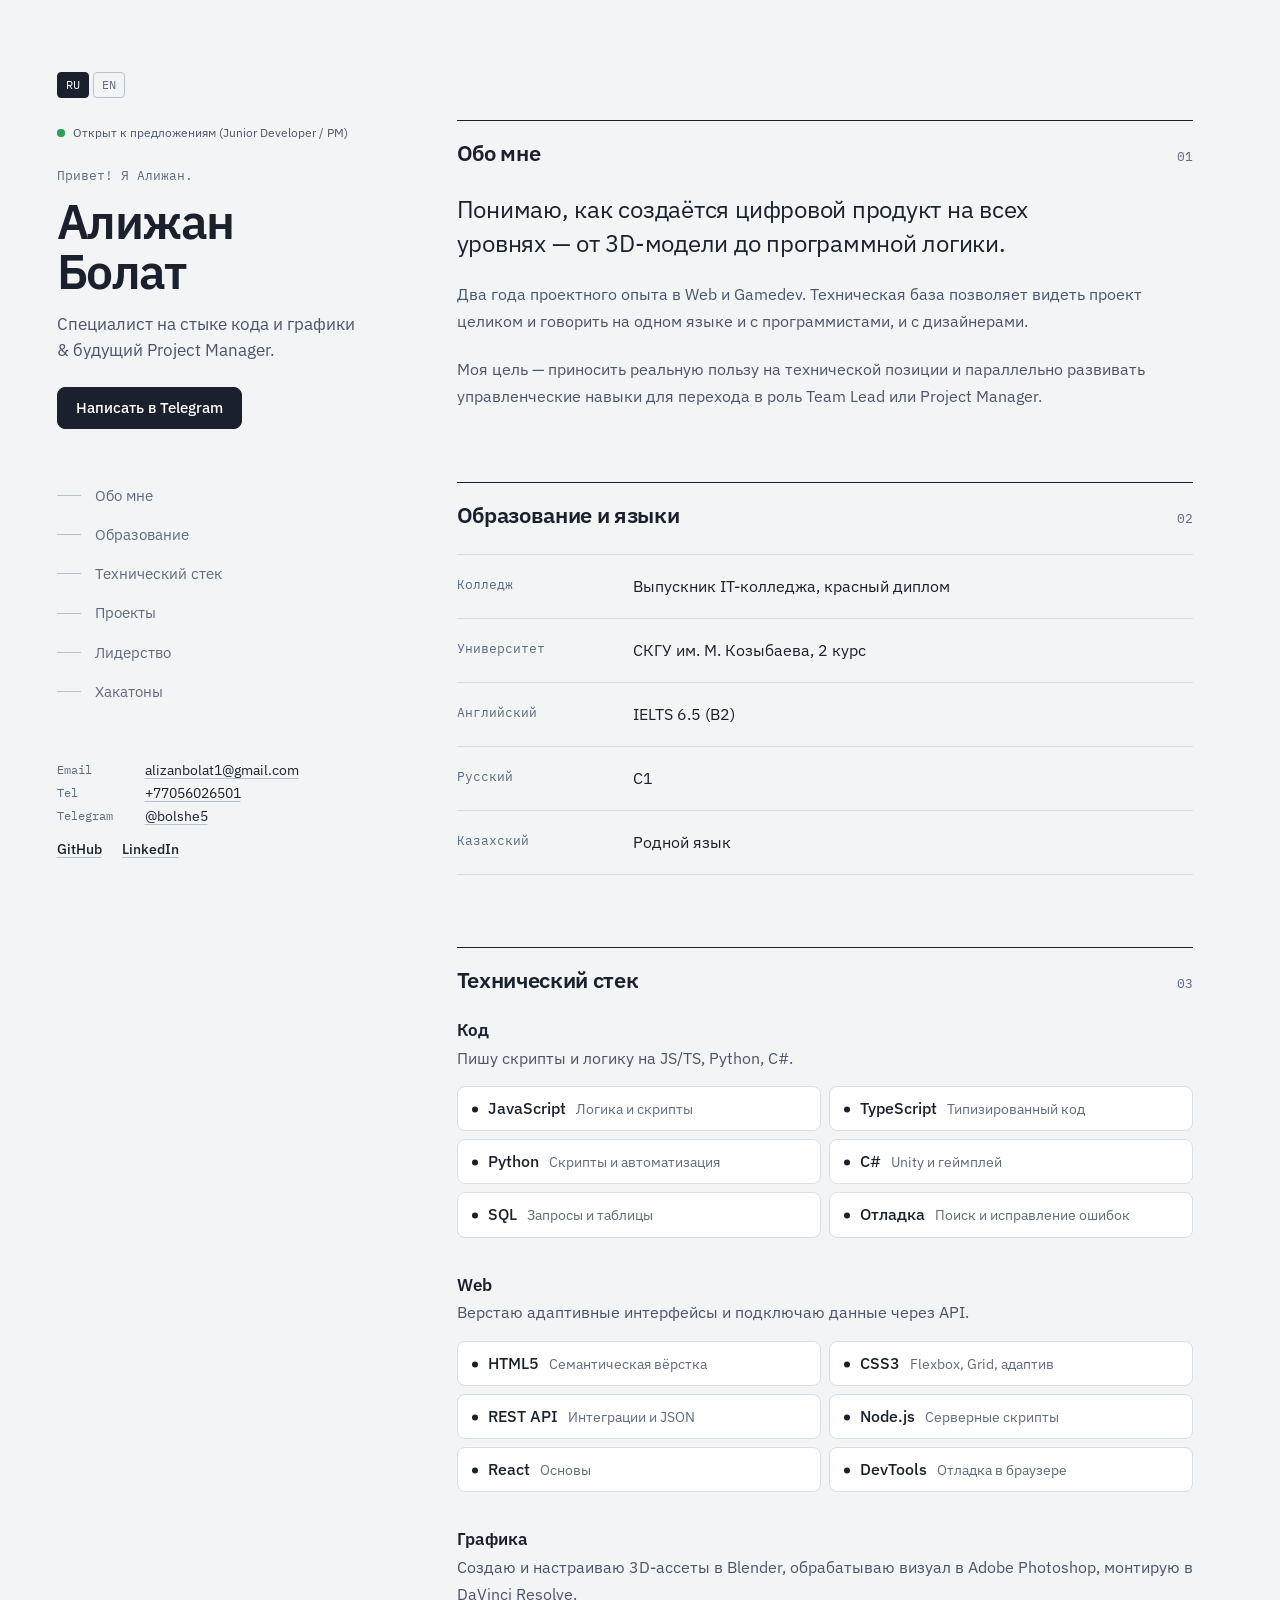
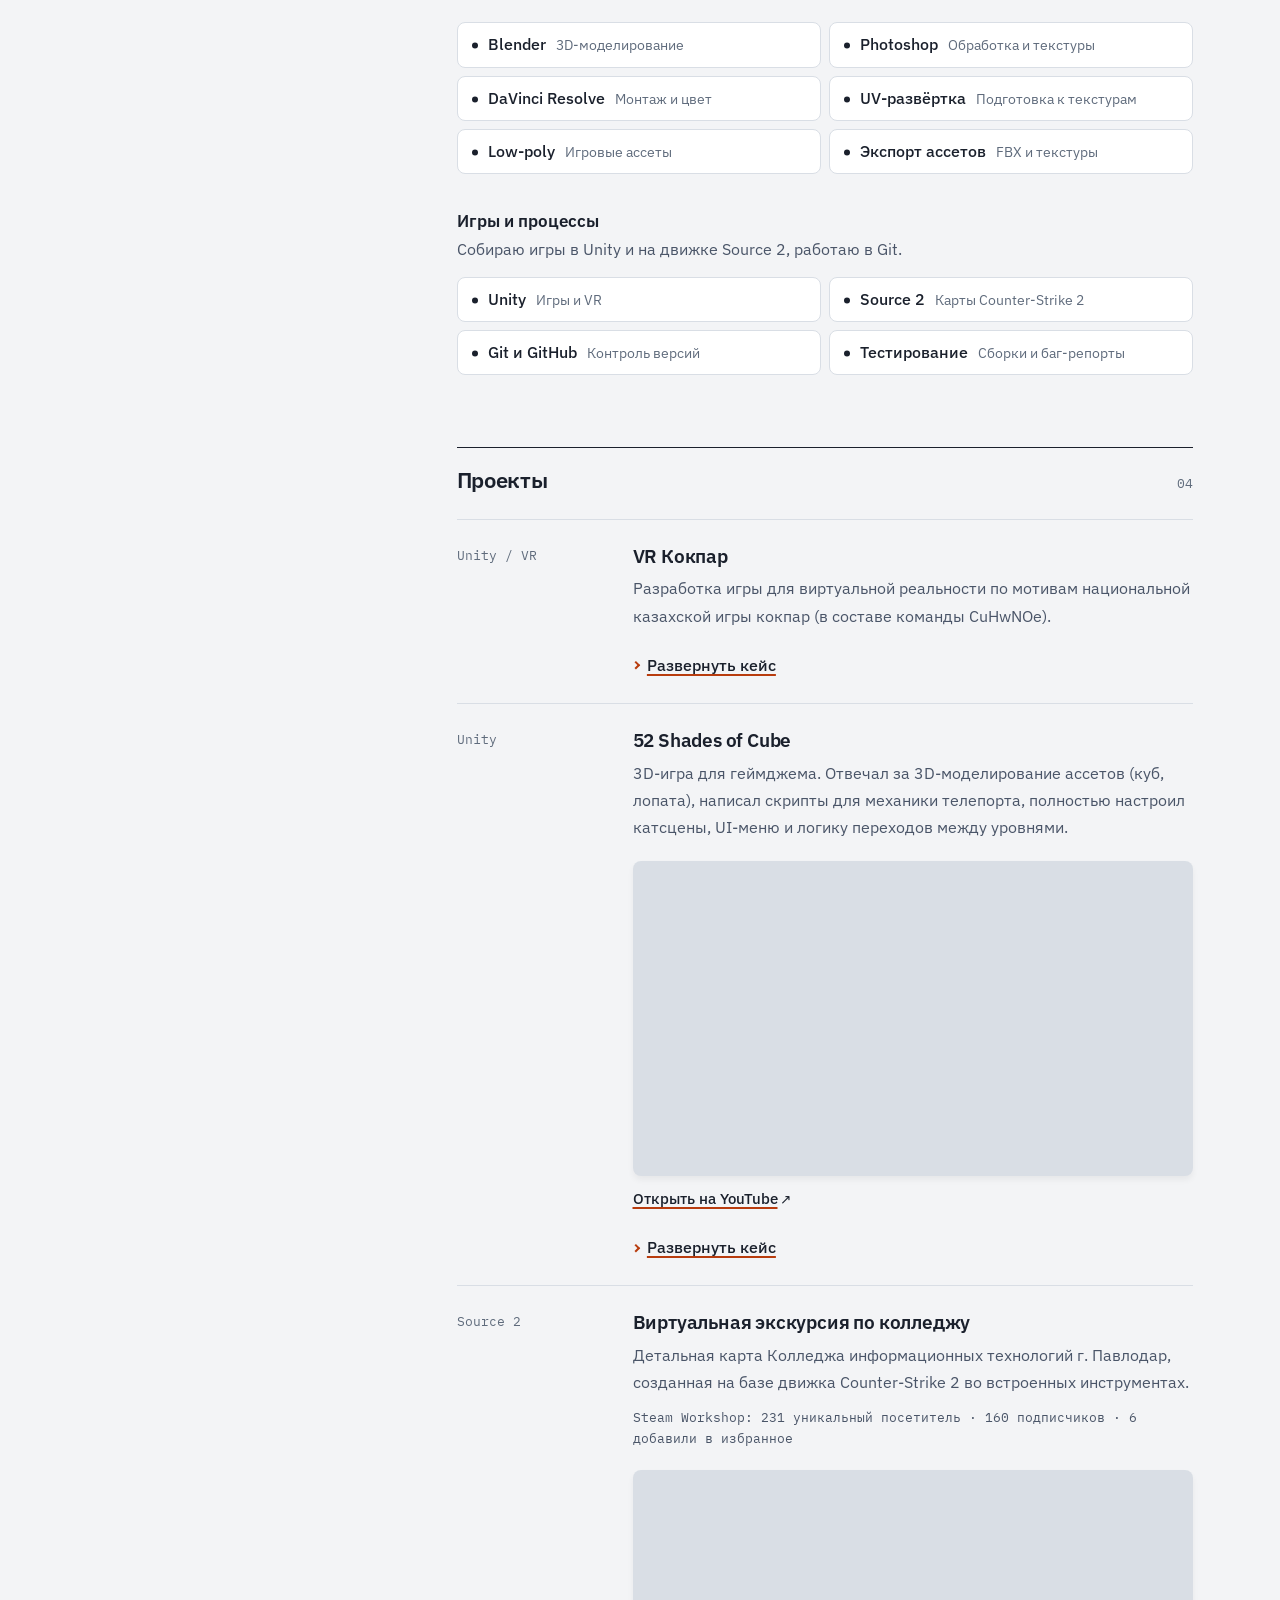
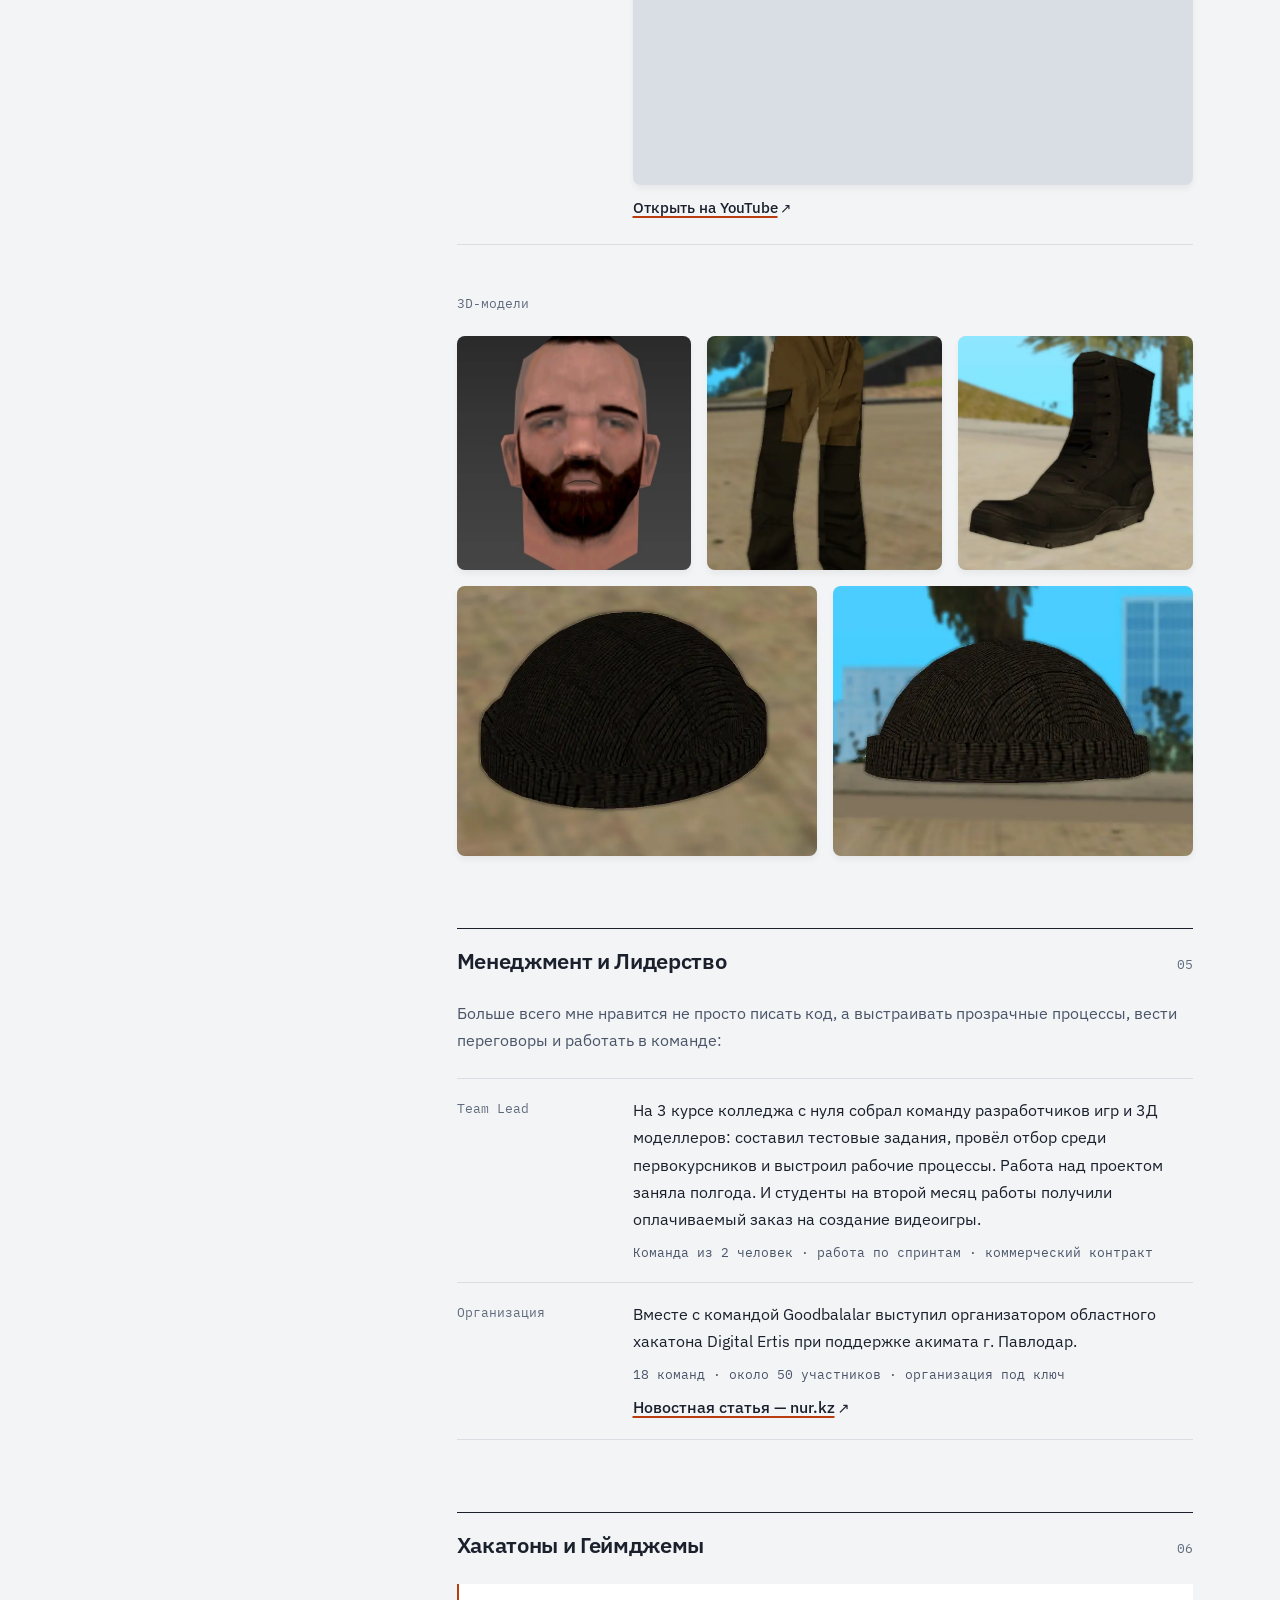
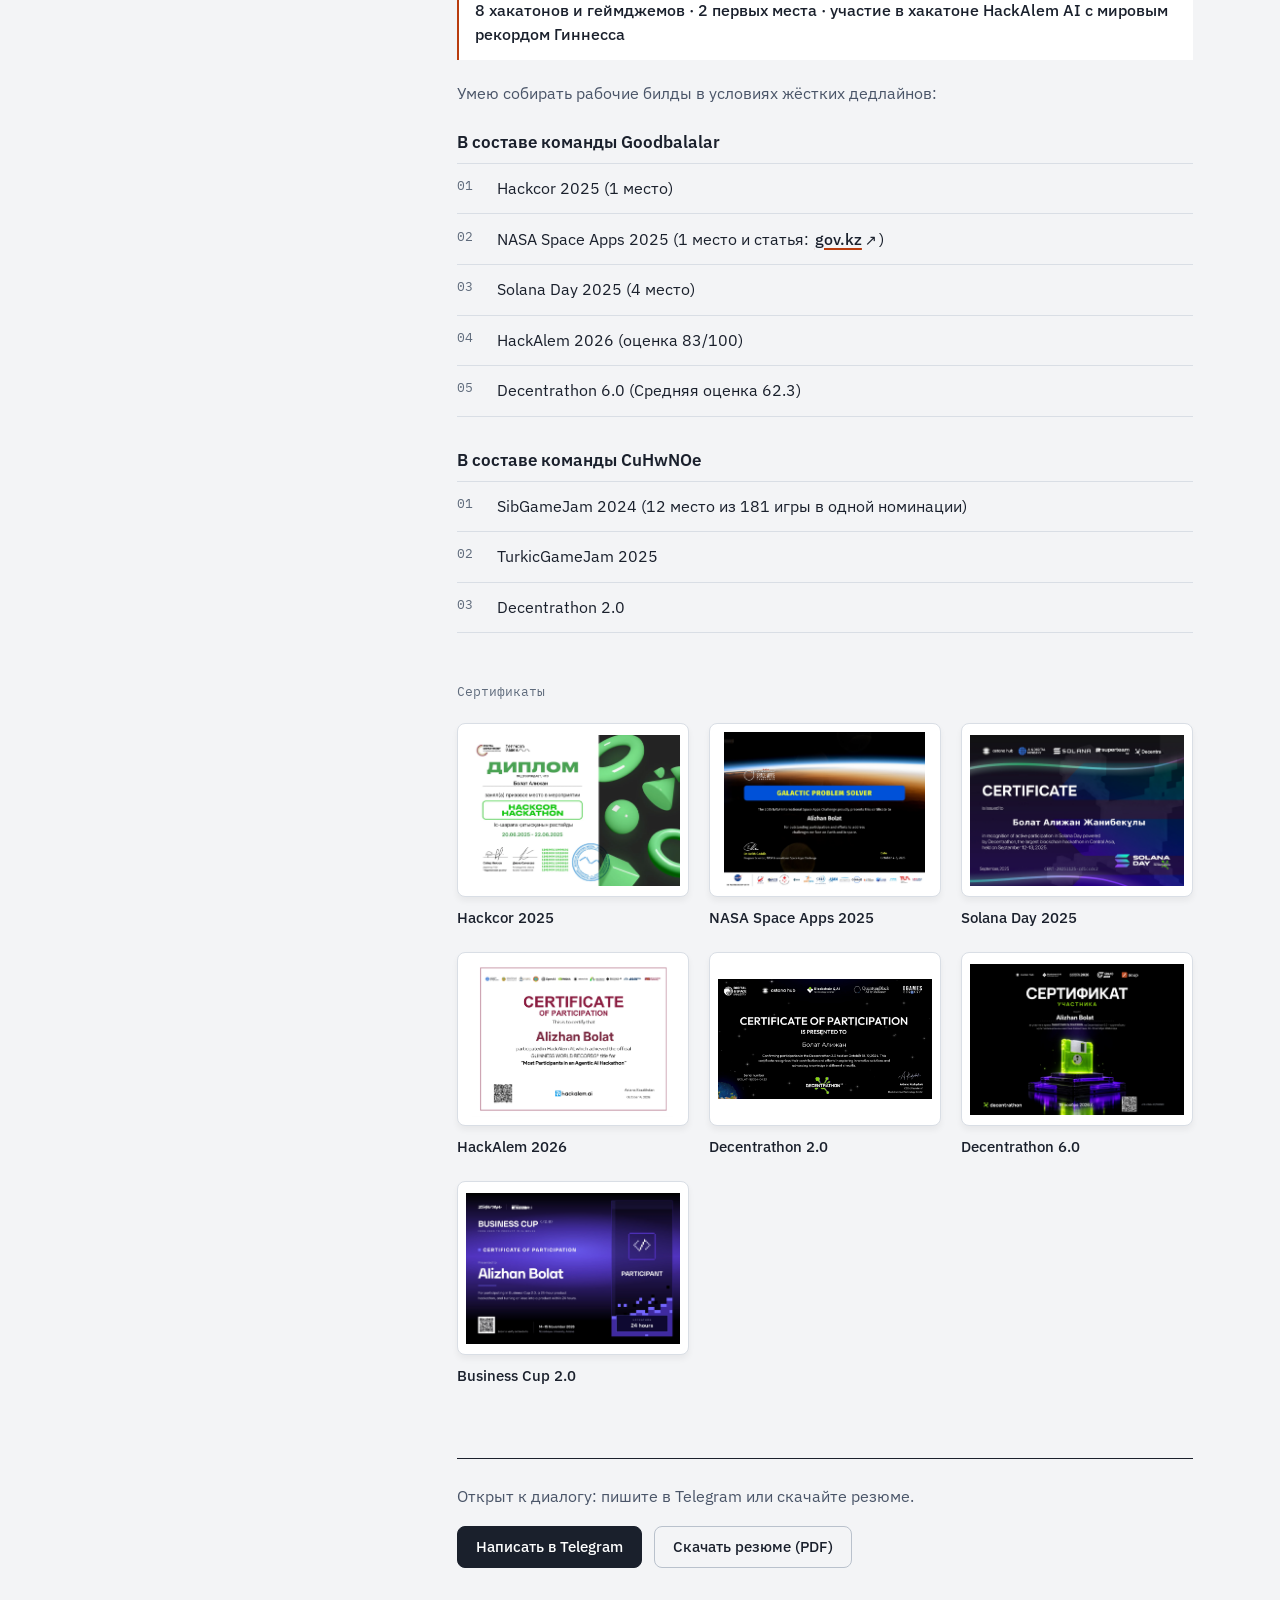
<file: index.html>
<!DOCTYPE html>
<html lang="ru">
<head>
  <meta charset="utf-8">
  <meta name="viewport" content="width=device-width, initial-scale=1">
  <title>Алижан Болат — Портфолио</title>
  <meta name="description" content="Алижан Болат — специалист на стыке кода и графики и будущий Project Manager. Проекты, хакатоны, геймджемы и сертификаты.">
  <meta name="theme-color" content="#f3f4f6">
  <link rel="canonical" href="https://portfolio-bay-theta-29.vercel.app/">
  <link rel="alternate" hreflang="ru" href="https://portfolio-bay-theta-29.vercel.app/">
  <link rel="alternate" hreflang="en" href="https://portfolio-bay-theta-29.vercel.app/en/">
  <link rel="alternate" hreflang="x-default" href="https://portfolio-bay-theta-29.vercel.app/">

  <meta property="og:type" content="website">
  <meta property="og:locale" content="ru_RU">
  <meta property="og:locale:alternate" content="en_US">
  <meta property="og:url" content="https://portfolio-bay-theta-29.vercel.app/">
  <meta property="og:title" content="Алижан Болат — Портфолио">
  <meta property="og:description" content="Специалист на стыке кода и графики и будущий Project Manager. Проекты, хакатоны, геймджемы.">
  <meta property="og:image" content="https://portfolio-bay-theta-29.vercel.app/og.png">
  <meta property="og:image:width" content="1200">
  <meta property="og:image:height" content="630">
  <meta property="og:image:alt" content="Алижан Болат — специалист на стыке кода и графики">
  <meta name="twitter:card" content="summary_large_image">
  <link rel="icon" href="./favicon.svg" type="image/svg+xml">
  <link rel="stylesheet" href="./vendor/glightbox.min.css">
  <link rel="stylesheet" href="./style.css">
</head>

<body>
  <a class="skip-link" href="#main">К содержимому</a>

  <div class="layout">
    <header class="side">
      <div class="side__top">
        <nav class="lang" aria-label="Язык / Language"><a href="./" hreflang="ru" lang="ru" aria-current="true">RU</a><a href="./en/" hreflang="en" lang="en">EN</a></nav>
        <p class="status"><span class="status__dot" aria-hidden="true"></span>Открыт к предложениям (Junior Developer / PM)</p>
        <p class="side__greeting">Привет! Я Алижан.</p>
        <h1 class="side__name">Алижан Болат</h1>
        <p class="side__role">Специалист на стыке кода и графики &amp; будущий Project Manager.</p>
        <a class="btn side__cta" href="https://t.me/bolshe5" target="_blank" rel="noopener noreferrer">Написать в Telegram</a>

        <nav class="nav" aria-label="Разделы">
          <ul>
            <li><a href="#about">Обо мне</a></li>
            <li><a href="#education">Образование</a></li>
            <li><a href="#skills">Технический стек</a></li>
            <li><a href="#projects">Проекты</a></li>
            <li><a href="#leadership">Лидерство</a></li>
            <li><a href="#events">Хакатоны</a></li>
          </ul>
        </nav>
      </div>

      <address class="contacts">
        <p><span>Email</span><a href="mailto:alizanbolat1@gmail.com">alizanbolat1@gmail.com</a></p>
        <p><span>Tel</span><a href="tel:+77056026501">+77056026501</a></p>
        <p><span>Telegram</span><a href="https://t.me/bolshe5" target="_blank" rel="noopener noreferrer">@bolshe5</a></p>
        <p class="contacts__social"><a href="https://github.com/alizhan-bolat" target="_blank" rel="noopener noreferrer">GitHub</a><a href="https://www.linkedin.com/in/alizhan-bolat-077884333/" target="_blank" rel="noopener noreferrer">LinkedIn</a></p>
      </address>
    </header>

    <main class="main" id="main">

      <section class="section" id="about" aria-labelledby="about-title">
        <h2 class="section__title" id="about-title"><span>Обо мне</span><span class="idx">01</span></h2>
        <p class="lead">Понимаю, как создаётся цифровой продукт на всех уровнях — от 3D-модели до программной логики.</p>
        <p class="prose">Два года проектного опыта в Web и Gamedev. Техническая база позволяет видеть проект целиком и говорить на одном языке и с программистами, и с дизайнерами.</p>
        <p class="prose">Моя цель — приносить реальную пользу на технической позиции и параллельно развивать управленческие навыки для перехода в роль Team Lead или Project Manager.</p>
      </section>

      <section class="section" id="education" aria-labelledby="education-title">
        <h2 class="section__title" id="education-title"><span>Образование и языки</span><span class="idx">02</span></h2>
        <dl class="facts">
          <div class="facts__row"><dt>Колледж</dt><dd>Выпускник IT-колледжа, красный диплом</dd></div>
          <div class="facts__row"><dt>Университет</dt><dd>СКГУ им. М. Козыбаева, 2 курс</dd></div>
          <div class="facts__row"><dt>Английский</dt><dd>IELTS 6.5 (B2)</dd></div>
          <div class="facts__row"><dt>Русский</dt><dd>C1</dd></div>
          <div class="facts__row"><dt>Казахский</dt><dd>Родной язык</dd></div>
        </dl>
      </section>

      <section class="section" id="skills" aria-labelledby="skills-title">
        <h2 class="section__title" id="skills-title"><span>Технический стек</span><span class="idx">03</span></h2>
        <div class="stack">
          <h3 class="stack__title">Код</h3>
          <p class="stack__summary">Пишу скрипты и логику на JS/TS, Python, C#.</p>
          <ul class="stack__grid">
            <li><b>JavaScript</b><span>Логика и скрипты</span></li>
            <li><b>TypeScript</b><span>Типизированный код</span></li>
            <li><b>Python</b><span>Скрипты и автоматизация</span></li>
            <li><b>C#</b><span>Unity и геймплей</span></li>
            <li><b>SQL</b><span>Запросы и таблицы</span></li>
            <li><b>Отладка</b><span>Поиск и исправление ошибок</span></li>
          </ul>
        </div>
        <div class="stack">
          <h3 class="stack__title">Web</h3>
          <p class="stack__summary">Верстаю адаптивные интерфейсы и подключаю данные через API.</p>
          <ul class="stack__grid">
            <li><b>HTML5</b><span>Семантическая вёрстка</span></li>
            <li><b>CSS3</b><span>Flexbox, Grid, адаптив</span></li>
            <li><b>REST API</b><span>Интеграции и JSON</span></li>
            <li><b>Node.js</b><span>Серверные скрипты</span></li>
            <li><b>React</b><span>Основы</span></li>
            <li><b>DevTools</b><span>Отладка в браузере</span></li>
          </ul>
        </div>
        <div class="stack">
          <h3 class="stack__title">Графика</h3>
          <p class="stack__summary">Создаю и настраиваю 3D-ассеты в Blender, обрабатываю визуал в Adobe Photoshop, монтирую в DaVinci Resolve.</p>
          <ul class="stack__grid">
            <li><b>Blender</b><span>3D-моделирование</span></li>
            <li><b>Photoshop</b><span>Обработка и текстуры</span></li>
            <li><b>DaVinci Resolve</b><span>Монтаж и цвет</span></li>
            <li><b>UV-развёртка</b><span>Подготовка к текстурам</span></li>
            <li><b>Low-poly</b><span>Игровые ассеты</span></li>
            <li><b>Экспорт ассетов</b><span>FBX и текстуры</span></li>
          </ul>
        </div>
        <div class="stack">
          <h3 class="stack__title">Игры и процессы</h3>
          <p class="stack__summary">Собираю игры в Unity и на движке Source 2, работаю в Git.</p>
          <ul class="stack__grid">
            <li><b>Unity</b><span>Игры и VR</span></li>
            <li><b>Source 2</b><span>Карты Counter-Strike 2</span></li>
            <li><b>Git и GitHub</b><span>Контроль версий</span></li>
            <li><b>Тестирование</b><span>Сборки и баг-репорты</span></li>
          </ul>
        </div>
      </section>

      <section class="section" id="projects" aria-labelledby="projects-title">
        <h2 class="section__title" id="projects-title"><span>Проекты</span><span class="idx">04</span></h2>
        <article class="project">
          <p class="project__meta">Unity / VR</p>
          <div class="project__body">
            <h3>VR Кокпар</h3>
            <p>Разработка игры для виртуальной реальности по мотивам национальной казахской игры кокпар (в составе команды CuHwNOe).</p>
          <details class="case">
            <summary><span class="case__open">Развернуть кейс</span><span class="case__close">Свернуть кейс</span></summary>
            <dl class="case__list">
            <div><dt>Задача</dt><dd>Сделать национальную игру для VR-очков за месяц, к празднику Наурыз, для презентации акиму области.</dd></div>
            <div><dt>Моя роль</dt><dd>Моделирование лошади и игрока, анимирование объектов, управление игроком, исправление багов.</dd></div>
            <div><dt>Стек</dt><dd>Unity, C#, Blender.</dd></div>
            <div><dt>Результат</dt><dd>Получил новый опыт в моделировании и анимировании животных. В течение двух недель выполнил поставленные задачи, а оставшееся время исправлял ошибки и разбирался в VR-движке.</dd></div>
            </dl>
          </details>
          </div>
        </article>
        <article class="project">
          <p class="project__meta">Unity</p>
          <div class="project__body">
            <h3>52 Shades of Cube</h3>
            <p>3D-игра для геймджема. Отвечал за 3D-моделирование ассетов (куб, лопата), написал скрипты для механики телепорта, полностью настроил катсцены, UI-меню и логику переходов между уровнями.</p>
              <figure class="video">
                <div class="video__frame">
                  <iframe src="https://www.youtube.com/embed/7l_SUHpqm5k?rel=0&amp;modestbranding=1" title="52 Shades of Cube — видео проекта" loading="lazy"
                          allow="accelerometer; encrypted-media; gyroscope; picture-in-picture"
                          referrerpolicy="strict-origin-when-cross-origin" allowfullscreen></iframe>
                  <div class="video__poster" aria-hidden="true"></div>
                </div>
                <figcaption><a class="ext" href="https://youtu.be/7l_SUHpqm5k" target="_blank" rel="noopener noreferrer">Открыть на YouTube</a></figcaption>
              </figure>
          <details class="case">
            <summary><span class="case__open">Развернуть кейс</span><span class="case__close">Свернуть кейс</span></summary>
            <dl class="case__list">
            <div><dt>Задача</dt><dd>В течение 72 часов сделать игру на тему «Космос».</dd></div>
            <div><dt>Моя роль</dt><dd>3D-моделирование, создание главного меню, написание механики перехода между уровнями.</dd></div>
            <div><dt>Стек</dt><dd>Unity, C#, Blender.</dd></div>
            <div><dt>Результат</dt><dd>За 3 дня удалось сделать интересную головоломку. Все задачи выполнены, отзывы только положительные.<span class="case__link"><a class="ext" href="https://itch.io/jam/sibgamejam-may-2024/rate/2701748" target="_blank" rel="noopener noreferrer">Страница игры на itch.io</a></span></dd></div>
            </dl>
          </details>
          </div>
        </article>
        <article class="project">
          <p class="project__meta">Source 2</p>
          <div class="project__body">
            <h3>Виртуальная экскурсия по колледжу</h3>
            <p>Детальная карта Колледжа информационных технологий г. Павлодар, созданная на базе движка Counter-Strike 2 во встроенных инструментах.</p>
            <p class="project__stat">Steam Workshop: 231 уникальный посетитель · 160 подписчиков · 6 добавили в избранное</p>
              <figure class="video">
                <div class="video__frame">
                  <iframe src="https://www.youtube.com/embed/lyVJgYj2Lig?rel=0&amp;modestbranding=1" title="Виртуальная экскурсия по колледжу — видео проекта" loading="lazy"
                          allow="accelerometer; encrypted-media; gyroscope; picture-in-picture"
                          referrerpolicy="strict-origin-when-cross-origin" allowfullscreen></iframe>
                  <div class="video__poster" aria-hidden="true"></div>
                </div>
                <figcaption><a class="ext" href="https://youtu.be/lyVJgYj2Lig" target="_blank" rel="noopener noreferrer">Открыть на YouTube</a></figcaption>
              </figure>
          </div>
        </article>

        <h3 class="subhead print-hide">3D-модели</h3>
        <ul class="gallery print-hide">
          <li class="gallery__item">
            <a class="glightbox" href="./images/screen1.webp" data-gallery="models" data-type="image"><img src="./images/screen1.webp" width="501" height="610" loading="lazy" decoding="async" alt="3D-модель: мужская голова с бородой"></a>
          </li>
          <li class="gallery__item">
            <a class="glightbox" href="./images/screen2.webp" data-gallery="models" data-type="image"><img src="./images/screen2.webp" width="497" height="645" loading="lazy" decoding="async" alt="3D-модель: брюки-карго коричневого и тёмного цвета"></a>
          </li>
          <li class="gallery__item">
            <a class="glightbox" href="./images/screen3.webp" data-gallery="models" data-type="image"><img src="./images/screen3.webp" width="679" height="617" loading="lazy" decoding="async" alt="3D-модель: высокий ботинок со шнуровкой"></a>
          </li>
          <li class="gallery__item">
            <a class="glightbox" href="./images/screen4.webp" data-gallery="models" data-type="image"><img src="./images/screen4.webp" width="764" height="535" loading="lazy" decoding="async" alt="3D-модель: вязаная шапка, вид сверху под углом"></a>
          </li>
          <li class="gallery__item">
            <a class="glightbox" href="./images/screen5.webp" data-gallery="models" data-type="image"><img src="./images/screen5.webp" width="687" height="510" loading="lazy" decoding="async" alt="3D-модель: вязаная шапка, вид спереди"></a>
          </li>
        </ul>
      </section>

      <section class="section" id="leadership" aria-labelledby="leadership-title">
        <h2 class="section__title" id="leadership-title"><span>Менеджмент и Лидерство</span><span class="idx">05</span></h2>
        <p class="prose prose--lead">Больше всего мне нравится не просто писать код, а выстраивать прозрачные процессы, вести переговоры и работать в команде:</p>
        <dl class="facts">
          <div class="facts__row"><dt>Team Lead</dt><dd>На 3 курсе колледжа с нуля собрал команду разработчиков игр и 3Д моделлеров: составил тестовые задания, провёл отбор среди первокурсников и выстроил рабочие процессы. Работа над проектом заняла полгода. И студенты на второй месяц работы получили оплачиваемый заказ на создание видеоигры.<span class="facts__stat">Команда из 2 человек · работа по спринтам · коммерческий контракт</span></dd></div>
          <div class="facts__row"><dt>Организация</dt><dd>Вместе с командой Goodbalalar выступил организатором областного хакатона Digital Ertis при поддержке акимата г. Павлодар.<span class="facts__stat">18 команд · около 50 участников · организация под ключ</span><span class="facts__link"><a class="ext" href="https://www.nur.kz/technologies/software/2332059-v-pavlodare-proshel-pervyy-gorodskoy-hakaton-digital-ertis/" target="_blank" rel="noopener noreferrer">Новостная статья — nur.kz</a></span></dd></div>
        </dl>
      </section>

      <section class="section" id="events" aria-labelledby="events-title">
        <h2 class="section__title" id="events-title"><span>Хакатоны и Геймджемы</span><span class="idx">06</span></h2>
        <p class="highlight">8 хакатонов и геймджемов · 2 первых места · участие в хакатоне HackAlem AI с мировым рекордом Гиннесса</p>
        <p class="prose prose--lead">Умею собирать рабочие билды в условиях жёстких дедлайнов:</p>
        <div class="group">
          <h3 class="group__title">В составе команды Goodbalalar</h3>
          <ol class="rows" role="list">
            <li>Hackcor 2025 (1 место)</li>
            <li>NASA Space Apps 2025 (1 место и статья: <a class="ext" href="https://www.gov.kz/org/pavlodar-edu/press/news/details/1082759?lang=ru" target="_blank" rel="noopener noreferrer">gov.kz</a>)</li>
            <li>Solana Day 2025 (4 место)</li>
            <li>HackAlem 2026 (оценка 83/100)</li>
            <li>Decentrathon 6.0 (Средняя оценка 62.3)</li>
          </ol>
        </div>
        <div class="group">
          <h3 class="group__title">В составе команды CuHwNOe</h3>
          <ol class="rows" role="list">
            <li>SibGameJam 2024 (12 место из 181 игры в одной номинации)</li>
            <li>TurkicGameJam 2025</li>
            <li>Decentrathon 2.0</li>
          </ol>
        </div>

        <h3 class="subhead print-hide">Сертификаты</h3>
        <ul class="certs print-hide">
          <li>
            <a class="cert glightbox" href="./certificates/hackcor-2025.webp" data-gallery="certs" data-type="image" data-title="Hackcor 2025" data-description='<a href="./certificates/hackcor-2025.pdf" target="_blank" rel="noopener">Открыть PDF</a>'>
              <img class="cert__thumb" src="./certificates/hackcor-2025.webp" width="1754" height="1240" loading="lazy" decoding="async" alt="Сертификат: Hackcor 2025">
              <span class="cert__title">Hackcor 2025</span>
            </a>
          </li>
          <li>
            <a class="cert glightbox" href="./certificates/nasa-space-apps-2025.webp" data-gallery="certs" data-type="image" data-title="NASA Space Apps 2025" data-description='<a href="./certificates/nasa-space-apps-2025.pdf" target="_blank" rel="noopener">Открыть PDF</a>'>
              <img class="cert__thumb" src="./certificates/nasa-space-apps-2025.webp" width="1650" height="1275" loading="lazy" decoding="async" alt="Сертификат: NASA Space Apps 2025">
              <span class="cert__title">NASA Space Apps 2025</span>
            </a>
          </li>
          <li>
            <a class="cert glightbox" href="./certificates/solana-day-2025.webp" data-gallery="certs" data-type="image" data-title="Solana Day 2025" data-description='<a href="./certificates/solana-day-2025.pdf" target="_blank" rel="noopener">Открыть PDF</a>'>
              <img class="cert__thumb" src="./certificates/solana-day-2025.webp" width="1754" height="1240" loading="lazy" decoding="async" alt="Сертификат: Solana Day 2025">
              <span class="cert__title">Solana Day 2025</span>
            </a>
          </li>
          <li>
            <a class="cert glightbox" href="./certificates/hackalem-2026.webp" data-gallery="certs" data-type="image" data-title="HackAlem 2026" data-description='<a href="./certificates/hackalem-2026.pdf" target="_blank" rel="noopener">Открыть PDF</a>'>
              <img class="cert__thumb" src="./certificates/hackalem-2026.webp" width="1754" height="1356" loading="lazy" decoding="async" alt="Сертификат: HackAlem 2026">
              <span class="cert__title">HackAlem 2026</span>
            </a>
          </li>
          <li>
            <a class="cert glightbox" href="./certificates/decentrathon-2-0.webp" data-gallery="certs" data-type="image" data-title="Decentrathon 2.0" data-description='<a href="./certificates/decentrathon-2-0.pdf" target="_blank" rel="noopener">Открыть PDF</a>'>
              <img class="cert__thumb" src="./certificates/decentrathon-2-0.webp" width="1500" height="844" loading="lazy" decoding="async" alt="Сертификат: Decentrathon 2.0">
              <span class="cert__title">Decentrathon 2.0</span>
            </a>
          </li>
          <li>
            <a class="cert glightbox" href="./certificates/decentrathon-6-0.webp" data-gallery="certs" data-type="image" data-title="Decentrathon 6.0" data-description='<a href="./certificates/decentrathon-6-0.pdf" target="_blank" rel="noopener">Открыть PDF</a>'>
              <img class="cert__thumb" src="./certificates/decentrathon-6-0.webp" width="1754" height="1240" loading="lazy" decoding="async" alt="Сертификат: Decentrathon 6.0">
              <span class="cert__title">Decentrathon 6.0</span>
            </a>
          </li>
          <li>
            <a class="cert glightbox" href="./certificates/business-cup-2.0-certificate-ms6ZWYvOXMvtEdDkkiq4xQ.webp" data-gallery="certs" data-type="image" data-title="Business Cup 2.0" data-description='<a href="./certificates/business-cup-2.0-certificate-ms6ZWYvOXMvtEdDkkiq4xQ.pdf" target="_blank" rel="noopener">Открыть PDF</a>'>
              <img class="cert__thumb" src="./certificates/business-cup-2.0-certificate-ms6ZWYvOXMvtEdDkkiq4xQ.webp" width="1754" height="1240" loading="lazy" decoding="async" alt="Сертификат: Business Cup 2.0">
              <span class="cert__title">Business Cup 2.0</span>
            </a>
          </li>
        </ul>
      </section>

      <footer class="footer">
        <p class="footer__text">Открыт к диалогу: пишите в Telegram или скачайте резюме.</p>
        <div class="footer__actions">
          <a class="btn" href="https://t.me/bolshe5" target="_blank" rel="noopener noreferrer">Написать в Telegram</a>
          <a class="btn btn--ghost" href="./Alizhan_Bolat_CV.pdf" download="Alizhan_Bolat_CV.pdf">Скачать резюме (PDF)</a>
        </div>
      </footer>
    </main>
  </div>
  <script src="./vendor/glightbox.min.js"></script>
  <script src="./js/main.js"></script>
</body>
</html>
</file>
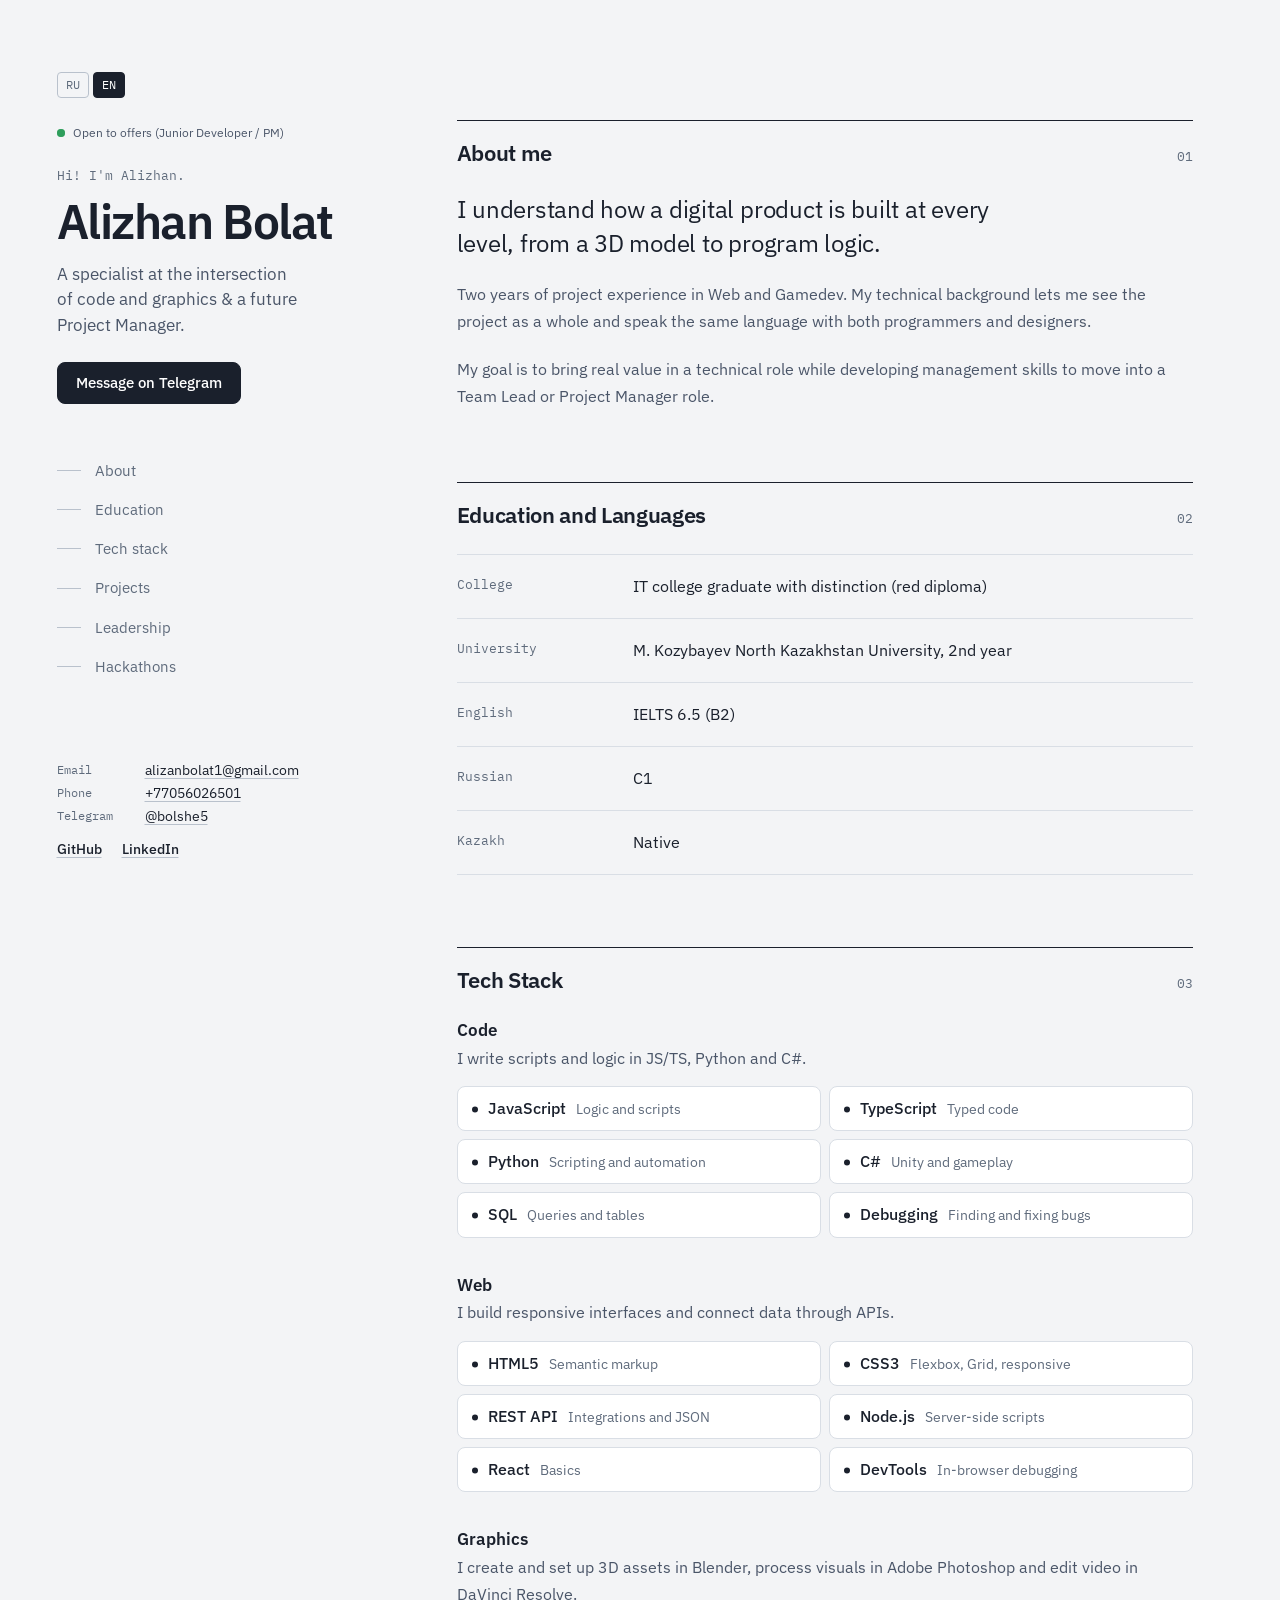
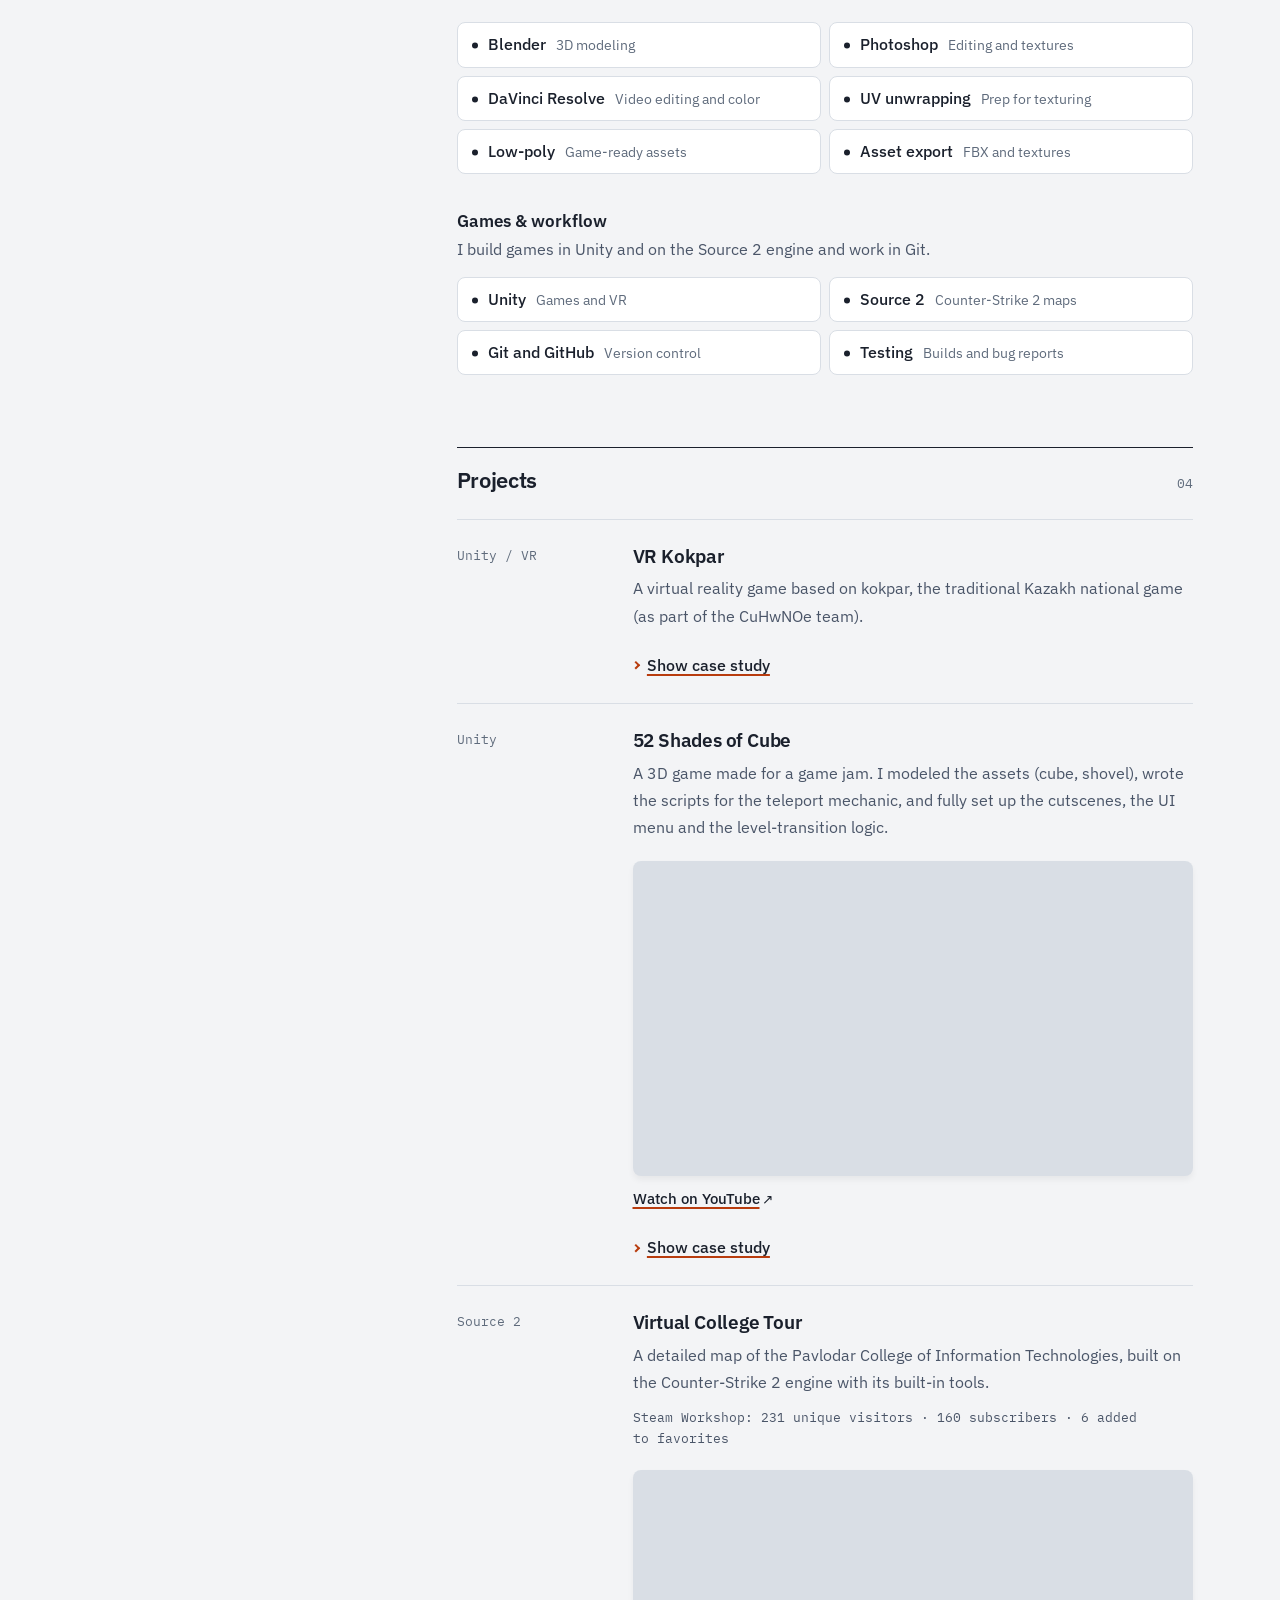
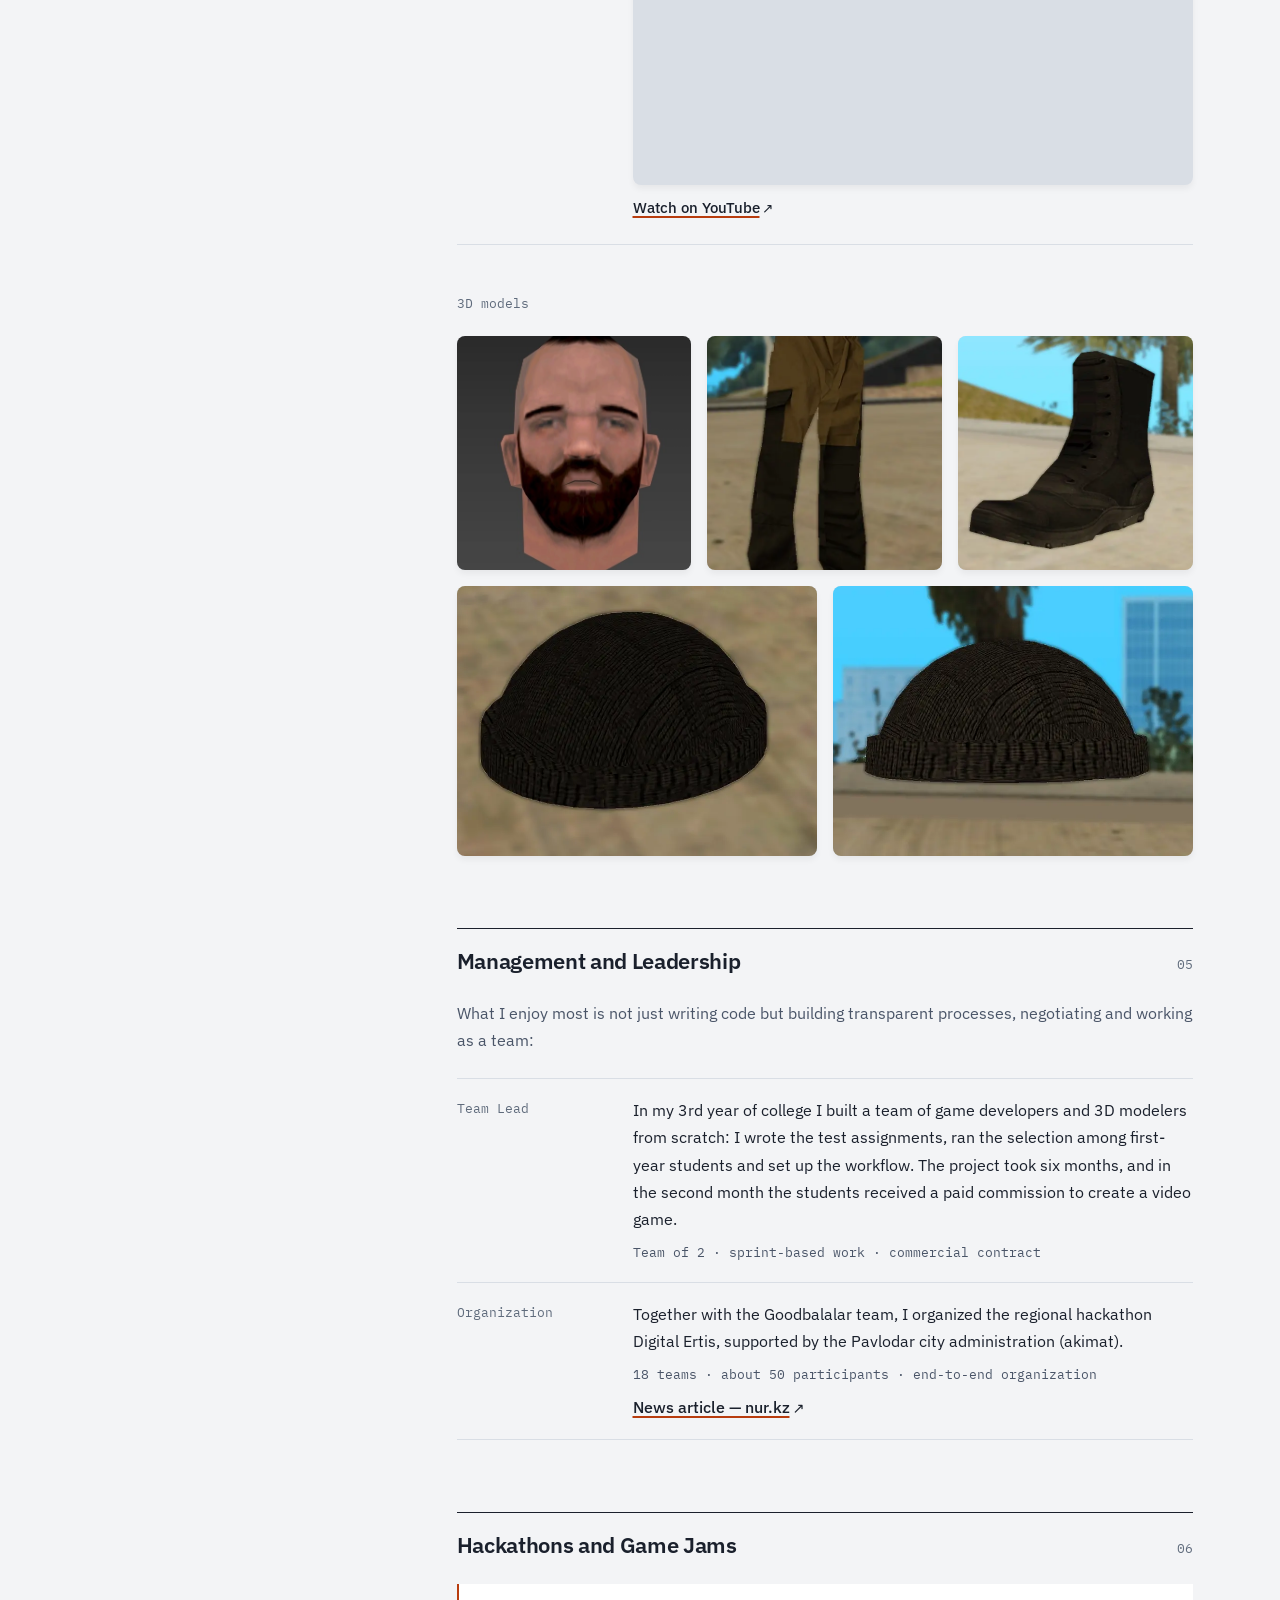
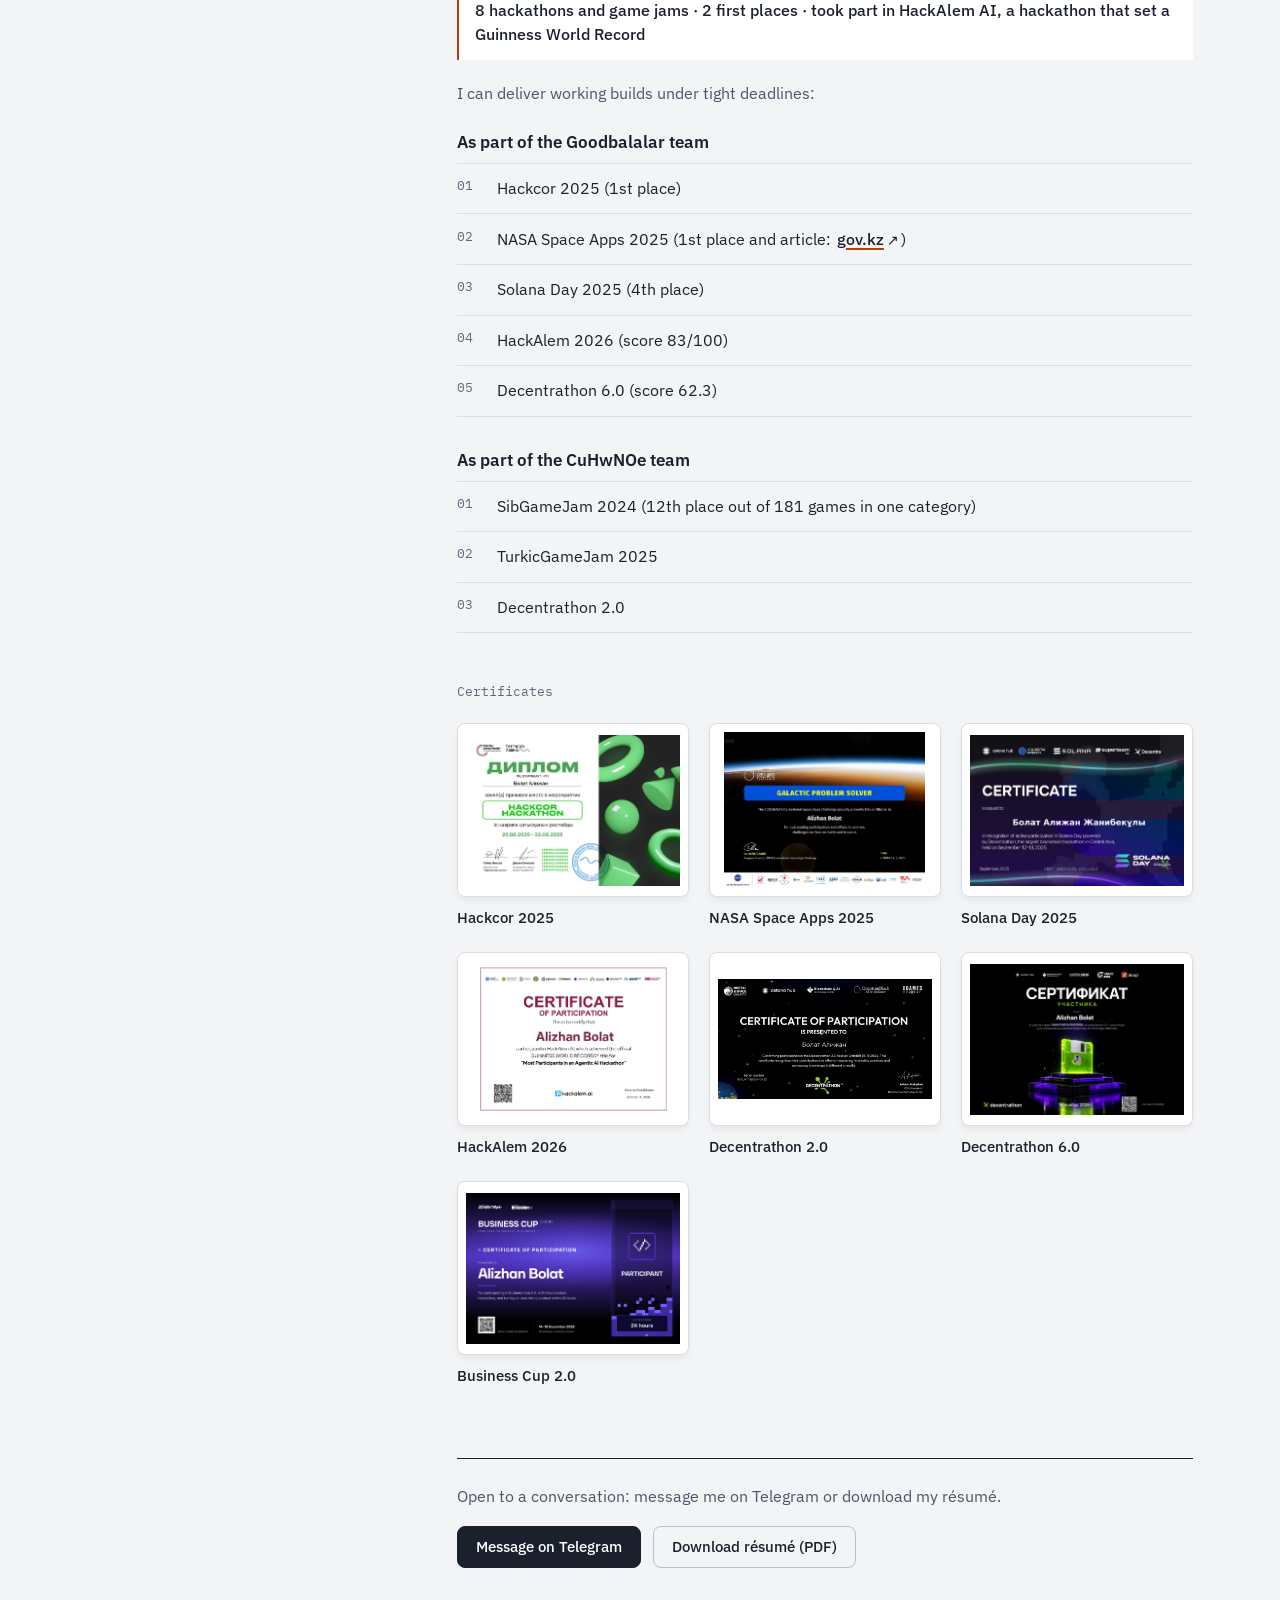
<file: en/index.html>
<!DOCTYPE html>
<html lang="en">
<head>
  <meta charset="utf-8">
  <meta name="viewport" content="width=device-width, initial-scale=1">
  <title>Alizhan Bolat — Portfolio</title>
  <meta name="description" content="Alizhan Bolat — a specialist at the intersection of code and graphics and a future Project Manager. Projects, hackathons, game jams and certificates.">
  <meta name="theme-color" content="#f3f4f6">
  <link rel="canonical" href="https://portfolio-bay-theta-29.vercel.app/en/">
  <link rel="alternate" hreflang="ru" href="https://portfolio-bay-theta-29.vercel.app/">
  <link rel="alternate" hreflang="en" href="https://portfolio-bay-theta-29.vercel.app/en/">
  <link rel="alternate" hreflang="x-default" href="https://portfolio-bay-theta-29.vercel.app/">

  <meta property="og:type" content="website">
  <meta property="og:locale" content="en_US">
  <meta property="og:locale:alternate" content="ru_RU">
  <meta property="og:url" content="https://portfolio-bay-theta-29.vercel.app/en/">
  <meta property="og:title" content="Alizhan Bolat — Portfolio">
  <meta property="og:description" content="A specialist at the intersection of code and graphics and a future Project Manager. Projects, hackathons, game jams.">
  <meta property="og:image" content="https://portfolio-bay-theta-29.vercel.app/og-en.png">
  <meta property="og:image:width" content="1200">
  <meta property="og:image:height" content="630">
  <meta property="og:image:alt" content="Alizhan Bolat — specialist at the intersection of code and graphics">
  <meta name="twitter:card" content="summary_large_image">
  <link rel="icon" href="../favicon.svg" type="image/svg+xml">
  <link rel="stylesheet" href="../vendor/glightbox.min.css">
  <link rel="stylesheet" href="../style.css">
</head>

<body>
  <a class="skip-link" href="#main">Skip to content</a>

  <div class="layout">
    <header class="side">
      <div class="side__top">
        <nav class="lang" aria-label="Язык / Language"><a href="../" hreflang="ru" lang="ru">RU</a><a href="./" hreflang="en" lang="en" aria-current="true">EN</a></nav>
        <p class="status"><span class="status__dot" aria-hidden="true"></span>Open to offers (Junior Developer / PM)</p>
        <p class="side__greeting">Hi! I'm Alizhan.</p>
        <h1 class="side__name">Alizhan Bolat</h1>
        <p class="side__role">A specialist at the intersection of code and graphics &amp; a future Project Manager.</p>
        <a class="btn side__cta" href="https://t.me/bolshe5" target="_blank" rel="noopener noreferrer">Message on Telegram</a>

        <nav class="nav" aria-label="Sections">
          <ul>
            <li><a href="#about">About</a></li>
            <li><a href="#education">Education</a></li>
            <li><a href="#skills">Tech stack</a></li>
            <li><a href="#projects">Projects</a></li>
            <li><a href="#leadership">Leadership</a></li>
            <li><a href="#events">Hackathons</a></li>
          </ul>
        </nav>
      </div>

      <address class="contacts">
        <p><span>Email</span><a href="mailto:alizanbolat1@gmail.com">alizanbolat1@gmail.com</a></p>
        <p><span>Phone</span><a href="tel:+77056026501">+77056026501</a></p>
        <p><span>Telegram</span><a href="https://t.me/bolshe5" target="_blank" rel="noopener noreferrer">@bolshe5</a></p>
        <p class="contacts__social"><a href="https://github.com/alizhan-bolat" target="_blank" rel="noopener noreferrer">GitHub</a><a href="https://www.linkedin.com/in/alizhan-bolat-077884333/" target="_blank" rel="noopener noreferrer">LinkedIn</a></p>
      </address>
    </header>

    <main class="main" id="main">

      <section class="section" id="about" aria-labelledby="about-title">
        <h2 class="section__title" id="about-title"><span>About me</span><span class="idx">01</span></h2>
        <p class="lead">I understand how a digital product is built at every level, from a 3D model to program logic.</p>
        <p class="prose">Two years of project experience in Web and Gamedev. My technical background lets me see the project as a whole and speak the same language with both programmers and designers.</p>
        <p class="prose">My goal is to bring real value in a technical role while developing management skills to move into a Team Lead or Project Manager role.</p>
      </section>

      <section class="section" id="education" aria-labelledby="education-title">
        <h2 class="section__title" id="education-title"><span>Education and Languages</span><span class="idx">02</span></h2>
        <dl class="facts">
          <div class="facts__row"><dt>College</dt><dd>IT college graduate with distinction (red diploma)</dd></div>
          <div class="facts__row"><dt>University</dt><dd>M. Kozybayev North Kazakhstan University, 2nd year</dd></div>
          <div class="facts__row"><dt>English</dt><dd>IELTS 6.5 (B2)</dd></div>
          <div class="facts__row"><dt>Russian</dt><dd>C1</dd></div>
          <div class="facts__row"><dt>Kazakh</dt><dd>Native</dd></div>
        </dl>
      </section>

      <section class="section" id="skills" aria-labelledby="skills-title">
        <h2 class="section__title" id="skills-title"><span>Tech Stack</span><span class="idx">03</span></h2>
        <div class="stack">
          <h3 class="stack__title">Code</h3>
          <p class="stack__summary">I write scripts and logic in JS/TS, Python and C#.</p>
          <ul class="stack__grid">
            <li><b>JavaScript</b><span>Logic and scripts</span></li>
            <li><b>TypeScript</b><span>Typed code</span></li>
            <li><b>Python</b><span>Scripting and automation</span></li>
            <li><b>C#</b><span>Unity and gameplay</span></li>
            <li><b>SQL</b><span>Queries and tables</span></li>
            <li><b>Debugging</b><span>Finding and fixing bugs</span></li>
          </ul>
        </div>
        <div class="stack">
          <h3 class="stack__title">Web</h3>
          <p class="stack__summary">I build responsive interfaces and connect data through APIs.</p>
          <ul class="stack__grid">
            <li><b>HTML5</b><span>Semantic markup</span></li>
            <li><b>CSS3</b><span>Flexbox, Grid, responsive</span></li>
            <li><b>REST API</b><span>Integrations and JSON</span></li>
            <li><b>Node.js</b><span>Server-side scripts</span></li>
            <li><b>React</b><span>Basics</span></li>
            <li><b>DevTools</b><span>In-browser debugging</span></li>
          </ul>
        </div>
        <div class="stack">
          <h3 class="stack__title">Graphics</h3>
          <p class="stack__summary">I create and set up 3D assets in Blender, process visuals in Adobe Photoshop and edit video in DaVinci Resolve.</p>
          <ul class="stack__grid">
            <li><b>Blender</b><span>3D modeling</span></li>
            <li><b>Photoshop</b><span>Editing and textures</span></li>
            <li><b>DaVinci Resolve</b><span>Video editing and color</span></li>
            <li><b>UV unwrapping</b><span>Prep for texturing</span></li>
            <li><b>Low-poly</b><span>Game-ready assets</span></li>
            <li><b>Asset export</b><span>FBX and textures</span></li>
          </ul>
        </div>
        <div class="stack">
          <h3 class="stack__title">Games &amp; workflow</h3>
          <p class="stack__summary">I build games in Unity and on the Source 2 engine and work in Git.</p>
          <ul class="stack__grid">
            <li><b>Unity</b><span>Games and VR</span></li>
            <li><b>Source 2</b><span>Counter-Strike 2 maps</span></li>
            <li><b>Git and GitHub</b><span>Version control</span></li>
            <li><b>Testing</b><span>Builds and bug reports</span></li>
          </ul>
        </div>
      </section>

      <section class="section" id="projects" aria-labelledby="projects-title">
        <h2 class="section__title" id="projects-title"><span>Projects</span><span class="idx">04</span></h2>
        <article class="project">
          <p class="project__meta">Unity / VR</p>
          <div class="project__body">
            <h3>VR Kokpar</h3>
            <p>A virtual reality game based on kokpar, the traditional Kazakh national game (as part of the CuHwNOe team).</p>
          <details class="case">
            <summary><span class="case__open">Show case study</span><span class="case__close">Hide case study</span></summary>
            <dl class="case__list">
            <div><dt>Task</dt><dd>Build a national game for VR headsets in one month, in time for the Nauryz holiday, to be presented to the regional governor (akim).</dd></div>
            <div><dt>My role</dt><dd>Modeling the horse and the player, animating objects, player controls, bug fixing.</dd></div>
            <div><dt>Stack</dt><dd>Unity, C#, Blender.</dd></div>
            <div><dt>Result</dt><dd>I gained new experience in modeling and animating animals. I completed my assigned tasks within two weeks and spent the remaining time fixing bugs and learning the VR engine.</dd></div>
            </dl>
          </details>
          </div>
        </article>
        <article class="project">
          <p class="project__meta">Unity</p>
          <div class="project__body">
            <h3>52 Shades of Cube</h3>
            <p>A 3D game made for a game jam. I modeled the assets (cube, shovel), wrote the scripts for the teleport mechanic, and fully set up the cutscenes, the UI menu and the level-transition logic.</p>
              <figure class="video">
                <div class="video__frame">
                  <iframe src="https://www.youtube.com/embed/7l_SUHpqm5k?rel=0&amp;modestbranding=1" title="52 Shades of Cube — project video" loading="lazy"
                          allow="accelerometer; encrypted-media; gyroscope; picture-in-picture"
                          referrerpolicy="strict-origin-when-cross-origin" allowfullscreen></iframe>
                  <div class="video__poster" aria-hidden="true"></div>
                </div>
                <figcaption><a class="ext" href="https://youtu.be/7l_SUHpqm5k" target="_blank" rel="noopener noreferrer">Watch on YouTube</a></figcaption>
              </figure>
          <details class="case">
            <summary><span class="case__open">Show case study</span><span class="case__close">Hide case study</span></summary>
            <dl class="case__list">
            <div><dt>Task</dt><dd>Make a game on the theme “Space” within 72 hours.</dd></div>
            <div><dt>My role</dt><dd>3D modeling, building the main menu, and implementing the level-transition mechanic.</dd></div>
            <div><dt>Stack</dt><dd>Unity, C#, Blender.</dd></div>
            <div><dt>Result</dt><dd>In 3 days we built an engaging puzzle game. All tasks were completed and the feedback was only positive.<span class="case__link"><a class="ext" href="https://itch.io/jam/sibgamejam-may-2024/rate/2701748" target="_blank" rel="noopener noreferrer">Game page on itch.io</a></span></dd></div>
            </dl>
          </details>
          </div>
        </article>
        <article class="project">
          <p class="project__meta">Source 2</p>
          <div class="project__body">
            <h3>Virtual College Tour</h3>
            <p>A detailed map of the Pavlodar College of Information Technologies, built on the Counter-Strike 2 engine with its built-in tools.</p>
            <p class="project__stat">Steam Workshop: 231 unique visitors · 160 subscribers · 6 added to favorites</p>
              <figure class="video">
                <div class="video__frame">
                  <iframe src="https://www.youtube.com/embed/lyVJgYj2Lig?rel=0&amp;modestbranding=1" title="Virtual College Tour — project video" loading="lazy"
                          allow="accelerometer; encrypted-media; gyroscope; picture-in-picture"
                          referrerpolicy="strict-origin-when-cross-origin" allowfullscreen></iframe>
                  <div class="video__poster" aria-hidden="true"></div>
                </div>
                <figcaption><a class="ext" href="https://youtu.be/lyVJgYj2Lig" target="_blank" rel="noopener noreferrer">Watch on YouTube</a></figcaption>
              </figure>
          </div>
        </article>

        <h3 class="subhead print-hide">3D models</h3>
        <ul class="gallery print-hide">
          <li class="gallery__item">
            <a class="glightbox" href="../images/screen1.webp" data-gallery="models" data-type="image"><img src="../images/screen1.webp" width="501" height="610" loading="lazy" decoding="async" alt="3D model: a bearded male head"></a>
          </li>
          <li class="gallery__item">
            <a class="glightbox" href="../images/screen2.webp" data-gallery="models" data-type="image"><img src="../images/screen2.webp" width="497" height="645" loading="lazy" decoding="async" alt="3D model: cargo trousers in brown and dark colors"></a>
          </li>
          <li class="gallery__item">
            <a class="glightbox" href="../images/screen3.webp" data-gallery="models" data-type="image"><img src="../images/screen3.webp" width="679" height="617" loading="lazy" decoding="async" alt="3D model: a tall lace-up boot"></a>
          </li>
          <li class="gallery__item">
            <a class="glightbox" href="../images/screen4.webp" data-gallery="models" data-type="image"><img src="../images/screen4.webp" width="764" height="535" loading="lazy" decoding="async" alt="3D model: a knitted cap, angled top view"></a>
          </li>
          <li class="gallery__item">
            <a class="glightbox" href="../images/screen5.webp" data-gallery="models" data-type="image"><img src="../images/screen5.webp" width="687" height="510" loading="lazy" decoding="async" alt="3D model: a knitted cap, front view"></a>
          </li>
        </ul>
      </section>

      <section class="section" id="leadership" aria-labelledby="leadership-title">
        <h2 class="section__title" id="leadership-title"><span>Management and Leadership</span><span class="idx">05</span></h2>
        <p class="prose prose--lead">What I enjoy most is not just writing code but building transparent processes, negotiating and working as a team:</p>
        <dl class="facts">
          <div class="facts__row"><dt>Team Lead</dt><dd>In my 3rd year of college I built a team of game developers and 3D modelers from scratch: I wrote the test assignments, ran the selection among first-year students and set up the workflow. The project took six months, and in the second month the students received a paid commission to create a video game.<span class="facts__stat">Team of 2 · sprint-based work · commercial contract</span></dd></div>
          <div class="facts__row"><dt>Organization</dt><dd>Together with the Goodbalalar team, I organized the regional hackathon Digital Ertis, supported by the Pavlodar city administration (akimat).<span class="facts__stat">18 teams · about 50 participants · end-to-end organization</span><span class="facts__link"><a class="ext" href="https://www.nur.kz/technologies/software/2332059-v-pavlodare-proshel-pervyy-gorodskoy-hakaton-digital-ertis/" target="_blank" rel="noopener noreferrer">News article — nur.kz</a></span></dd></div>
        </dl>
      </section>

      <section class="section" id="events" aria-labelledby="events-title">
        <h2 class="section__title" id="events-title"><span>Hackathons and Game Jams</span><span class="idx">06</span></h2>
        <p class="highlight">8 hackathons and game jams · 2 first places · took part in HackAlem AI, a hackathon that set a Guinness World Record</p>
        <p class="prose prose--lead">I can deliver working builds under tight deadlines:</p>
        <div class="group">
          <h3 class="group__title">As part of the Goodbalalar team</h3>
          <ol class="rows" role="list">
            <li>Hackcor 2025 (1st place)</li>
            <li>NASA Space Apps 2025 (1st place and article: <a class="ext" href="https://www.gov.kz/org/pavlodar-edu/press/news/details/1082759?lang=ru" target="_blank" rel="noopener noreferrer">gov.kz</a>)</li>
            <li>Solana Day 2025 (4th place)</li>
            <li>HackAlem 2026 (score 83/100)</li>
            <li>Decentrathon 6.0 (score 62.3)</li>
          </ol>
        </div>
        <div class="group">
          <h3 class="group__title">As part of the CuHwNOe team</h3>
          <ol class="rows" role="list">
            <li>SibGameJam 2024 (12th place out of 181 games in one category)</li>
            <li>TurkicGameJam 2025</li>
            <li>Decentrathon 2.0</li>
          </ol>
        </div>

        <h3 class="subhead print-hide">Certificates</h3>
        <ul class="certs print-hide">
          <li>
            <a class="cert glightbox" href="../certificates/hackcor-2025.webp" data-gallery="certs" data-type="image" data-title="Hackcor 2025" data-description='<a href="../certificates/hackcor-2025.pdf" target="_blank" rel="noopener">Open PDF</a>'>
              <img class="cert__thumb" src="../certificates/hackcor-2025.webp" width="1754" height="1240" loading="lazy" decoding="async" alt="Certificate: Hackcor 2025">
              <span class="cert__title">Hackcor 2025</span>
            </a>
          </li>
          <li>
            <a class="cert glightbox" href="../certificates/nasa-space-apps-2025.webp" data-gallery="certs" data-type="image" data-title="NASA Space Apps 2025" data-description='<a href="../certificates/nasa-space-apps-2025.pdf" target="_blank" rel="noopener">Open PDF</a>'>
              <img class="cert__thumb" src="../certificates/nasa-space-apps-2025.webp" width="1650" height="1275" loading="lazy" decoding="async" alt="Certificate: NASA Space Apps 2025">
              <span class="cert__title">NASA Space Apps 2025</span>
            </a>
          </li>
          <li>
            <a class="cert glightbox" href="../certificates/solana-day-2025.webp" data-gallery="certs" data-type="image" data-title="Solana Day 2025" data-description='<a href="../certificates/solana-day-2025.pdf" target="_blank" rel="noopener">Open PDF</a>'>
              <img class="cert__thumb" src="../certificates/solana-day-2025.webp" width="1754" height="1240" loading="lazy" decoding="async" alt="Certificate: Solana Day 2025">
              <span class="cert__title">Solana Day 2025</span>
            </a>
          </li>
          <li>
            <a class="cert glightbox" href="../certificates/hackalem-2026.webp" data-gallery="certs" data-type="image" data-title="HackAlem 2026" data-description='<a href="../certificates/hackalem-2026.pdf" target="_blank" rel="noopener">Open PDF</a>'>
              <img class="cert__thumb" src="../certificates/hackalem-2026.webp" width="1754" height="1356" loading="lazy" decoding="async" alt="Certificate: HackAlem 2026">
              <span class="cert__title">HackAlem 2026</span>
            </a>
          </li>
          <li>
            <a class="cert glightbox" href="../certificates/decentrathon-2-0.webp" data-gallery="certs" data-type="image" data-title="Decentrathon 2.0" data-description='<a href="../certificates/decentrathon-2-0.pdf" target="_blank" rel="noopener">Open PDF</a>'>
              <img class="cert__thumb" src="../certificates/decentrathon-2-0.webp" width="1500" height="844" loading="lazy" decoding="async" alt="Certificate: Decentrathon 2.0">
              <span class="cert__title">Decentrathon 2.0</span>
            </a>
          </li>
          <li>
            <a class="cert glightbox" href="../certificates/decentrathon-6-0.webp" data-gallery="certs" data-type="image" data-title="Decentrathon 6.0" data-description='<a href="../certificates/decentrathon-6-0.pdf" target="_blank" rel="noopener">Open PDF</a>'>
              <img class="cert__thumb" src="../certificates/decentrathon-6-0.webp" width="1754" height="1240" loading="lazy" decoding="async" alt="Certificate: Decentrathon 6.0">
              <span class="cert__title">Decentrathon 6.0</span>
            </a>
          </li>
          <li>
            <a class="cert glightbox" href="../certificates/business-cup-2.0-certificate-ms6ZWYvOXMvtEdDkkiq4xQ.webp" data-gallery="certs" data-type="image" data-title="Business Cup 2.0" data-description='<a href="../certificates/business-cup-2.0-certificate-ms6ZWYvOXMvtEdDkkiq4xQ.pdf" target="_blank" rel="noopener">Open PDF</a>'>
              <img class="cert__thumb" src="../certificates/business-cup-2.0-certificate-ms6ZWYvOXMvtEdDkkiq4xQ.webp" width="1754" height="1240" loading="lazy" decoding="async" alt="Certificate: Business Cup 2.0">
              <span class="cert__title">Business Cup 2.0</span>
            </a>
          </li>
        </ul>
      </section>

      <footer class="footer">
        <p class="footer__text">Open to a conversation: message me on Telegram or download my résumé.</p>
        <div class="footer__actions">
          <a class="btn" href="https://t.me/bolshe5" target="_blank" rel="noopener noreferrer">Message on Telegram</a>
          <a class="btn btn--ghost" href="../Alizhan_Bolat_CV_EN.pdf" download="Alizhan_Bolat_CV_EN.pdf">Download résumé (PDF)</a>
        </div>
      </footer>
    </main>
  </div>
  <script src="../vendor/glightbox.min.js"></script>
  <script src="../js/main.js"></script>
</body>
</html>
</file>
<file: style.css>
/* ibm-plex-sans-latin-400-normal */
@font-face {
  font-family: 'IBM Plex Sans';
  font-style: normal;
  font-display: swap;
  font-weight: 400;
  src: url(./fonts/ibm-plex-sans-latin-400-normal.woff2) format('woff2');
  unicode-range: U+0000-00FF,U+0131,U+0152-0153,U+02BB-02BC,U+02C6,U+02DA,U+02DC,U+0304,U+0308,U+0329,U+2000-206F,U+20AC,U+2122,U+2191,U+2193,U+2212,U+2215,U+FEFF,U+FFFD;
}
/* ibm-plex-sans-cyrillic-400-normal */
@font-face {
  font-family: 'IBM Plex Sans';
  font-style: normal;
  font-display: swap;
  font-weight: 400;
  src: url(./fonts/ibm-plex-sans-cyrillic-400-normal.woff2) format('woff2');
  unicode-range: U+0301,U+0400-045F,U+0490-0491,U+04B0-04B1,U+2116;
}
/* ibm-plex-sans-latin-500-normal */
@font-face {
  font-family: 'IBM Plex Sans';
  font-style: normal;
  font-display: swap;
  font-weight: 500;
  src: url(./fonts/ibm-plex-sans-latin-500-normal.woff2) format('woff2');
  unicode-range: U+0000-00FF,U+0131,U+0152-0153,U+02BB-02BC,U+02C6,U+02DA,U+02DC,U+0304,U+0308,U+0329,U+2000-206F,U+20AC,U+2122,U+2191,U+2193,U+2212,U+2215,U+FEFF,U+FFFD;
}
/* ibm-plex-sans-cyrillic-500-normal */
@font-face {
  font-family: 'IBM Plex Sans';
  font-style: normal;
  font-display: swap;
  font-weight: 500;
  src: url(./fonts/ibm-plex-sans-cyrillic-500-normal.woff2) format('woff2');
  unicode-range: U+0301,U+0400-045F,U+0490-0491,U+04B0-04B1,U+2116;
}
/* ibm-plex-sans-latin-600-normal */
@font-face {
  font-family: 'IBM Plex Sans';
  font-style: normal;
  font-display: swap;
  font-weight: 600;
  src: url(./fonts/ibm-plex-sans-latin-600-normal.woff2) format('woff2');
  unicode-range: U+0000-00FF,U+0131,U+0152-0153,U+02BB-02BC,U+02C6,U+02DA,U+02DC,U+0304,U+0308,U+0329,U+2000-206F,U+20AC,U+2122,U+2191,U+2193,U+2212,U+2215,U+FEFF,U+FFFD;
}
/* ibm-plex-sans-cyrillic-600-normal */
@font-face {
  font-family: 'IBM Plex Sans';
  font-style: normal;
  font-display: swap;
  font-weight: 600;
  src: url(./fonts/ibm-plex-sans-cyrillic-600-normal.woff2) format('woff2');
  unicode-range: U+0301,U+0400-045F,U+0490-0491,U+04B0-04B1,U+2116;
}
/* ibm-plex-mono-latin-400-normal */
@font-face {
  font-family: 'IBM Plex Mono';
  font-style: normal;
  font-display: swap;
  font-weight: 400;
  src: url(./fonts/ibm-plex-mono-latin-400-normal.woff2) format('woff2');
  unicode-range: U+0000-00FF,U+0131,U+0152-0153,U+02BB-02BC,U+02C6,U+02DA,U+02DC,U+0304,U+0308,U+0329,U+2000-206F,U+20AC,U+2122,U+2191,U+2193,U+2212,U+2215,U+FEFF,U+FFFD;
}
/* ibm-plex-mono-cyrillic-400-normal */
@font-face {
  font-family: 'IBM Plex Mono';
  font-style: normal;
  font-display: swap;
  font-weight: 400;
  src: url(./fonts/ibm-plex-mono-cyrillic-400-normal.woff2) format('woff2');
  unicode-range: U+0301,U+0400-045F,U+0490-0491,U+04B0-04B1,U+2116;
}

/* ==========================================================================
   Портфолио — Алижан Болат
   1 Токены · 2 Reset · 3 База · 4 Каркас и сайдбар · 5 Секции · 6 Стек
   7 Проекты · 8 Галерея · 9 Хакатоны и сертификаты · 10 Лайтбокс (GLightbox) · 11 Доступность · 12 Статус, кнопки, кейсы, подвал · 13 Печать
   ========================================================================== */

/* 1. Токены */
:root {
  color-scheme: light;

  --bg: #f3f4f6;
  --surface: #ffffff;
  --text: #1a202c;
  --text-2: #4a5568;
  --text-3: #5f6b7c;
  --line: #d9dee5;
  --line-strong: #b9c1cc;
  --accent: #b83c0e;

  --sans: "IBM Plex Sans", system-ui, -apple-system, "Segoe UI", Roboto, Arial, sans-serif;
  --mono: "IBM Plex Mono", ui-monospace, "SF Mono", Menlo, Consolas, monospace;

  --radius: 8px;
  --shadow: 0 4px 6px rgba(0, 0, 0, 0.05);
  --gutter: clamp(1.25rem, 5vw, 3rem);
}

/* 2. Reset */
*, *::before, *::after { box-sizing: border-box; }
* { margin: 0; }
ul, ol, dl, dd { padding: 0; }
ul, ol { list-style: none; }
img, iframe { display: block; max-width: 100%; }
button { font: inherit; color: inherit; }

/* 3. База */
html { scroll-behavior: smooth; scroll-padding-top: 2rem; scrollbar-gutter: stable; -webkit-text-size-adjust: 100%; }

body {
  font-family: var(--sans);
  font-size: 1rem;
  line-height: 1.7;
  color: var(--text);
  background: var(--bg);
  -webkit-font-smoothing: antialiased;
}

h1, h2, h3 { text-wrap: balance; }
p { text-wrap: pretty; }

a {
  color: inherit;
  text-decoration: underline;
  text-decoration-color: var(--line-strong);
  text-decoration-thickness: 1px;
  text-underline-offset: 0.22em;
  transition: color 0.15s ease, text-decoration-color 0.15s ease;
}
a:hover { color: var(--accent); text-decoration-color: currentColor; }

::selection { background: rgba(184, 60, 14, 0.18); }

/* Ссылки на статьи и видео: заметные, без «плашек» */
.ext {
  font-weight: 500;
  text-decoration-color: var(--accent);
  text-decoration-thickness: 2px;
  text-underline-offset: 0.2em;
}
.ext::after {
  content: "\2197";
  content: "\2197" / "";
  display: inline-block;
  margin-left: 0.2em;
  font-size: 0.9em;
}
.rows .ext { margin-inline: 0.15em; }

/* 4. Каркас и сайдбар */
.layout { width: min(100%, 78rem); margin-inline: auto; padding-inline: var(--gutter); }

.side { padding-block: 3rem 1rem; }
.side__greeting { font-family: var(--mono); font-size: 0.8125rem; color: var(--text-3); }
.side__name {
  margin-top: 0.5rem;
  font-size: clamp(2.25rem, 1.5rem + 3vw, 3rem);
  font-weight: 600;
  line-height: 1.05;
  letter-spacing: -0.03em;
}
.side__role { max-width: 22rem; margin-top: 1rem; font-size: 1.0625rem; line-height: 1.5; color: var(--text-2); }

.nav { display: none; }

.contacts { margin-top: 1.75rem; font-style: normal; font-size: 0.875rem; line-height: 1.6; }
.contacts p { display: flex; gap: 0.75rem; }
.contacts span { flex: 0 0 4.75rem; font-family: var(--mono); font-size: 0.75rem; line-height: 1.9; color: var(--text-3); }
.contacts .contacts__social { gap: 1.25rem; margin-top: 0.625rem; }
.contacts__social a { font-weight: 500; }

@media (min-width: 64rem) {
  .layout { display: grid; grid-template-columns: 19rem minmax(0, 1fr); column-gap: 6rem; }

  .side {
    position: sticky;
    top: 0;
    display: flex;
    flex-direction: column;
    justify-content: space-between;
    height: 100svh;
    padding-block: 4.5rem 2.5rem;
  }
  .contacts { margin-top: 0; }

  .nav { display: block; margin-top: 3rem; }
  .nav ul { display: grid; gap: 0.25rem; }
  .nav a {
    display: inline-flex;
    align-items: center;
    gap: 0.875rem;
    padding-block: 0.25rem;
    font-size: 0.9375rem;
    color: var(--text-3);
    text-decoration: none;
  }
  .nav a::before {
    content: "";
    width: 1.5rem;
    height: 1px;
    background: var(--line-strong);
    transition: width 0.2s ease, background-color 0.2s ease;
  }
  .nav a:hover { color: var(--text); }
  .nav a:hover::before { width: 3rem; background: var(--text); }
}

/* 5. Секции */
.main { min-width: 0; max-width: 46rem; padding-block: 1rem 5rem; }
@media (min-width: 64rem) { .main { padding-block: 4.5rem 7rem; } }

.section { padding-top: 3rem; }
.section + .section { margin-top: 1.5rem; }

.section__title {
  display: flex;
  align-items: baseline;
  justify-content: space-between;
  gap: 1rem;
  margin-bottom: 1.5rem;
  padding-top: 1.125rem;
  border-top: 1px solid var(--text);
  font-size: 1.375rem;
  font-weight: 600;
  line-height: 1.3;
  letter-spacing: -0.015em;
}
.idx { font-family: var(--mono); font-size: 0.8125rem; font-weight: 400; color: var(--text-3); }

.lead { max-width: 36rem; font-size: clamp(1.25rem, 1.05rem + 0.8vw, 1.5rem); line-height: 1.45; letter-spacing: -0.01em; }
.prose { margin-top: 1.25rem; color: var(--text-2); }
.prose--lead { margin: 0 0 1.5rem; }

.facts { border-bottom: 1px solid var(--line); }
.facts__row { display: grid; gap: 0.25rem; padding-block: 1.125rem; border-top: 1px solid var(--line); }
.facts dt { font-family: var(--mono); font-size: 0.8125rem; line-height: 1.9; color: var(--text-3); }
.facts__link { display: block; margin-top: 0.5rem; }
@media (min-width: 40rem) {
  .facts__row { grid-template-columns: 9.5rem minmax(0, 1fr); column-gap: 1.5rem; }
}

.subhead { margin: 3rem 0 1.25rem; font-family: var(--mono); font-size: 0.8125rem; font-weight: 400; color: var(--text-3); }

/* 6. Технический стек: название + короткое описание */
.stack + .stack { margin-top: 2.25rem; }
.stack__title { font-size: 1.0625rem; font-weight: 600; line-height: 1.4; }
.stack__summary { margin: 0.125rem 0 0.875rem; color: var(--text-2); }

.stack__grid { display: grid; gap: 0.5rem; }
.stack__grid li {
  display: flex;
  align-items: baseline;
  gap: 0.625rem;
  min-width: 0;
  padding: 0.625rem 0.875rem;
  border: 1px solid var(--line);
  border-radius: var(--radius);
  background: var(--surface);
  line-height: 1.45;
}
.stack__grid li::before {
  content: "";
  flex: none;
  width: 0.375rem;
  height: 0.375rem;
  border-radius: 50%;
  background: var(--text);
  transform: translateY(-0.1em);
}
.stack__grid b { font-weight: 500; white-space: nowrap; }
.stack__grid span { min-width: 0; font-size: 0.875rem; color: var(--text-3); }
@media (min-width: 40rem) { .stack__grid { grid-template-columns: repeat(2, minmax(0, 1fr)); } }

/* 7. Проекты */
.project { display: grid; gap: 0.375rem; padding-block: 1.5rem; border-top: 1px solid var(--line); }
.project:last-of-type { border-bottom: 1px solid var(--line); }
.project__meta { font-family: var(--mono); font-size: 0.8125rem; line-height: 1.9; color: var(--text-3); }
.project__body h3 { font-size: 1.1875rem; font-weight: 600; line-height: 1.35; letter-spacing: -0.01em; }
.project__body p { margin-top: 0.375rem; color: var(--text-2); }
@media (min-width: 40rem) {
  .project { grid-template-columns: 9.5rem minmax(0, 1fr); column-gap: 1.5rem; }
}

.video { margin-top: 1.25rem; }
.video__frame {
  position: relative;
  aspect-ratio: 16 / 9;
  overflow: hidden;
  border-radius: var(--radius);
  background: var(--line);
  box-shadow: var(--shadow);
}
.video__frame iframe { position: absolute; inset: 0; width: 100%; height: 100%; border: 0; }
.video figcaption { margin-top: 0.625rem; font-size: 0.9375rem; }

/* 8. Галерея 3D-моделей: mobile first, на десктопе 3 + 2 */
.gallery { display: grid; grid-template-columns: repeat(2, minmax(0, 1fr)); gap: 0.75rem; }
.gallery__item { aspect-ratio: 1 / 1; overflow: hidden; border-radius: var(--radius); background: var(--line); box-shadow: var(--shadow); }
.gallery__item:nth-child(n + 3) { grid-column: 1 / -1; aspect-ratio: 4 / 3; }
.gallery__item a { display: block; width: 100%; height: 100%; cursor: zoom-in; }
.gallery__item img { width: 100%; height: 100%; object-fit: cover; border-radius: inherit; transition: transform 0.4s ease; }
.gallery__item a:hover img { transform: scale(1.025); }

@media (min-width: 40rem) {
  .gallery { grid-template-columns: repeat(6, minmax(0, 1fr)); gap: 1rem; }
  .gallery__item:nth-child(-n + 3) { grid-column: span 2; aspect-ratio: 1 / 1; }
  .gallery__item:nth-child(n + 4) { grid-column: span 3; aspect-ratio: 4 / 3; }
}

/* 9. Хакатоны и сертификаты */
.group + .group { margin-top: 2rem; }
.group__title { margin-bottom: 0.5rem; font-size: 1.0625rem; font-weight: 600; line-height: 1.4; }

.rows { counter-reset: row; border-bottom: 1px solid var(--line); }
.rows li { position: relative; padding: 0.7rem 0 0.7rem 2.5rem; border-top: 1px solid var(--line); counter-increment: row; }
.rows li::before {
  content: counter(row, decimal-leading-zero);
  position: absolute;
  left: 0;
  font-family: var(--mono);
  font-size: 0.8125rem;
  color: var(--text-3);
}

.certs { display: grid; grid-template-columns: repeat(auto-fill, minmax(min(100%, 13.5rem), 1fr)); gap: 1.5rem 1.25rem; }
.cert { display: block; text-decoration: none; cursor: zoom-in; }
.cert__thumb {
  width: 100%;
  height: auto; /* перебивает атрибут height, иначе aspect-ratio не сработает */
  aspect-ratio: 4 / 3;
  object-fit: contain;
  padding: 0.5rem;
  border: 1px solid var(--line);
  border-radius: var(--radius);
  background: var(--surface);
  box-shadow: var(--shadow);
  transition: border-color 0.15s ease;
}
.cert:hover .cert__thumb { border-color: var(--line-strong); }
.cert__title { display: block; margin-top: 0.625rem; font-size: 0.9375rem; font-weight: 500; line-height: 1.4; }
.cert:hover .cert__title { color: var(--accent); }

/* 10. Лайтбокс: GLightbox (MIT, лежит в /vendor), подгон под стиль сайта */
.goverlay { background: #12161d; }
.glightbox-container .gslide-title,
.glightbox-container .gslide-desc,
.glightbox-container .gdesc-inner { font-family: var(--sans) !important; }
.glightbox-clean .gslide-title { font-size: 1rem; font-weight: 600; }
.glightbox-clean .gslide-desc a { color: var(--text); font-weight: 500; text-decoration-color: var(--accent); text-decoration-thickness: 2px; }

/* 11. Доступность */
.skip-link {
  position: absolute;
  top: -4rem;
  left: 1rem;
  z-index: 10;
  padding: 0.5rem 0.875rem;
  border-radius: var(--radius);
  background: var(--text);
  color: var(--bg);
  font-size: 0.9rem;
  text-decoration: none;
}
.skip-link:focus { top: 1rem; color: var(--bg); }

:focus-visible { outline: 2px solid var(--accent); outline-offset: 3px; border-radius: 2px; }

@media (prefers-reduced-motion: reduce) {
  html { scroll-behavior: auto; }
  *, *::before, *::after { transition-duration: 0.01ms !important; }
}


/* 12. Статус, кнопки, кейсы, подвал */
.lang { display: flex; gap: 0.25rem; margin-bottom: 1.25rem; font-family: var(--mono); font-size: 0.75rem; line-height: 1; }
.lang a { padding: 0.375rem 0.5rem; border: 1px solid var(--line-strong); border-radius: 4px; color: var(--text-3); text-decoration: none; }
.lang a:hover { border-color: var(--text); color: var(--text); }
.lang a[aria-current] { border-color: var(--text); background: var(--text); color: #fff; pointer-events: none; }
.status { display: inline-flex; align-items: center; gap: 0.5rem; margin-bottom: 1.5rem; font-size: 0.75rem; line-height: 1.4; color: var(--text-2); }
.status__dot { position: relative; flex: none; width: 0.5rem; height: 0.5rem; border-radius: 50%; background: #2f9e5c; }
.status__dot::after {
  content: "";
  position: absolute;
  inset: 0;
  border-radius: 50%;
  background: inherit;
  opacity: 0.6;
  animation: pulse 2s ease-out infinite;
}
@keyframes pulse { to { transform: scale(3.2); opacity: 0; } }

.btn {
  display: inline-flex;
  align-items: center;
  padding: 0.625rem 1.125rem;
  border: 1px solid var(--text);
  border-radius: var(--radius);
  background: var(--text);
  color: #fff;
  font-size: 0.9375rem;
  font-weight: 500;
  line-height: 1.3;
  text-decoration: none;
  transition: background-color 0.15s ease, border-color 0.15s ease, color 0.15s ease;
}
.btn:hover { background: #2d3748; border-color: #2d3748; color: #fff; }
.btn--ghost { background: transparent; color: var(--text); border-color: var(--line-strong); }
.btn--ghost:hover { background: transparent; border-color: var(--text); color: var(--text); }
.side__cta { margin-top: 1.5rem; }

.facts__stat { display: block; margin-top: 0.625rem; font-family: var(--mono); font-size: 0.8125rem; line-height: 1.6; color: var(--text-2); }
.project__stat { font-family: var(--mono); font-size: 0.8125rem; line-height: 1.6; color: var(--text-2); }
.project__body .project__stat { margin-top: 0.75rem; }

.case { margin-top: 1.25rem; }
.case summary {
  display: inline-flex;
  align-items: center;
  gap: 0.5rem;
  font-weight: 500;
  cursor: pointer;
  list-style: none;
  text-decoration: underline;
  text-decoration-color: var(--accent);
  text-decoration-thickness: 2px;
  text-underline-offset: 0.2em;
}
.case summary::-webkit-details-marker { display: none; }
.case summary::before {
  content: "";
  width: 0.4rem;
  height: 0.4rem;
  border-right: 2px solid var(--accent);
  border-bottom: 2px solid var(--accent);
  transform: rotate(-45deg);
  transition: transform 0.2s ease;
}
.case[open] summary::before { transform: rotate(45deg); }
.case summary:hover { color: var(--accent); }
.case__close, .case[open] .case__open { display: none; }
.case[open] .case__close { display: inline; }
.case__list { margin-top: 1rem; border-bottom: 1px solid var(--line); }
.case__list > div { display: grid; gap: 0.125rem; padding-block: 0.875rem; border-top: 1px solid var(--line); }
.case__list dt { font-family: var(--mono); font-size: 0.8125rem; line-height: 1.8; color: var(--text-3); }
.case__list dd { color: var(--text-2); }
.case__link { display: block; margin-top: 0.5rem; }
@media (min-width: 40rem) {
  .case__list > div { grid-template-columns: 7rem minmax(0, 1fr); column-gap: 1.25rem; }
}

.highlight { margin-bottom: 1.25rem; padding: 0.875rem 1rem; border-left: 2px solid var(--accent); background: var(--surface); font-weight: 500; line-height: 1.5; }

.footer { margin-top: 4.5rem; padding-top: 1.5rem; border-top: 1px solid var(--text); }
.footer__text { color: var(--text-2); }
.footer__actions { display: flex; flex-wrap: wrap; gap: 0.75rem; margin-top: 1rem; }

@media (min-width: 64rem) and (max-height: 52rem) {
  .side { padding-block: 2rem 1.5rem; }
  .nav { margin-top: 1.75rem; }
  .side__name { font-size: 2.5rem; }
  .side__cta { margin-top: 1.125rem; }
  .status { margin-bottom: 1rem; }
}

@media (prefers-reduced-motion: reduce) {
  .status__dot::after { animation: none; opacity: 0; }
}

.video__poster { display: none; }

/* 13. Печать и PDF: iframe скрыт, вместо него заглушка с кнопкой Play */
@media print {
  @page { size: A4; margin: 14mm; }

  html { scroll-behavior: auto; }
  body { background: #fff; font-size: 10.5pt; line-height: 1.5; }
  .skip-link, .nav, .lang, .status, .btn, .footer, .glightbox-container, .print-hide, .case summary { display: none !important; }

  .layout { display: block; width: 100%; padding: 0; }
  .side { position: static; display: block; height: auto; padding: 0 0 0.5rem; }
  .side__name { font-size: 2.25rem; }
  .contacts { margin-top: 1rem; }
  .contacts .contacts__social { flex-direction: column; gap: 0.125rem; }
  .contacts__social a::after { content: " " attr(href); font-weight: 400; color: var(--text-3); }
  .main { max-width: none; padding: 0; }
  .section { padding-top: 1.25rem; break-inside: auto; }
  .section__title { break-after: avoid; }
  .project, .facts__row, .stack, .group, .rows li, .highlight { break-inside: avoid; }

  .video { max-width: 17rem; break-inside: avoid; }
  .video__frame { box-shadow: none; }
  .video__frame iframe { display: none; }
  .video__poster {
    position: absolute;
    inset: 0;
    display: flex;
    align-items: center;
    justify-content: center;
    background: #1a202c;
    -webkit-print-color-adjust: exact;
    print-color-adjust: exact;
  }
  .video__poster::before {
    content: "";
    width: 3rem;
    height: 3rem;
    border-radius: 50%;
    background: #fff;
    -webkit-print-color-adjust: exact;
    print-color-adjust: exact;
  }
  .video__poster::after {
    content: "";
    position: absolute;
    left: 50%;
    top: 50%;
    border-style: solid;
    border-width: 0.6rem 0 0.6rem 1rem;
    border-color: transparent transparent transparent #1a202c;
    transform: translate(-35%, -50%);
  }

  details::details-content { content-visibility: visible; display: block; height: auto; }

  a { text-decoration: none; }
  .ext::after { content: " (" attr(href) ")"; margin-left: 0; font-size: 0.85em; font-weight: 400; color: var(--text-3); }
  .stack__grid { grid-template-columns: repeat(3, minmax(0, 1fr)); gap: 0.3rem; }
  .stack__grid li { padding: 0.35rem 0.6rem; box-shadow: none; font-size: 9.5pt; }
  .stack__grid span { font-size: 8.5pt; }
  .stack + .stack { margin-top: 0.9rem; }
  .stack__summary { margin-bottom: 0.5rem; }

  body { font-size: 10pt; line-height: 1.45; }
  .section { padding-top: 0.9rem; }
  .section + .section { margin-top: 0.4rem; }
  .section__title { margin-bottom: 0.75rem; padding-top: 0.6rem; font-size: 1.15rem; }
  .facts__row { padding-block: 0.5rem; }
  .project { padding-block: 0.75rem; }
  .lead { font-size: 1.1rem; }
  .prose { margin-top: 0.6rem; }
  .rows li { padding-block: 0.4rem; }
  .highlight { margin-bottom: 0.75rem; padding: 0.5rem 0.75rem; }
  .case { margin-top: 0.6rem; }
  .case__list > div { padding-block: 0.4rem; }
  .group + .group { margin-top: 1rem; }
  .video { max-width: 14rem; margin-top: 0.75rem; }
}
</file>
